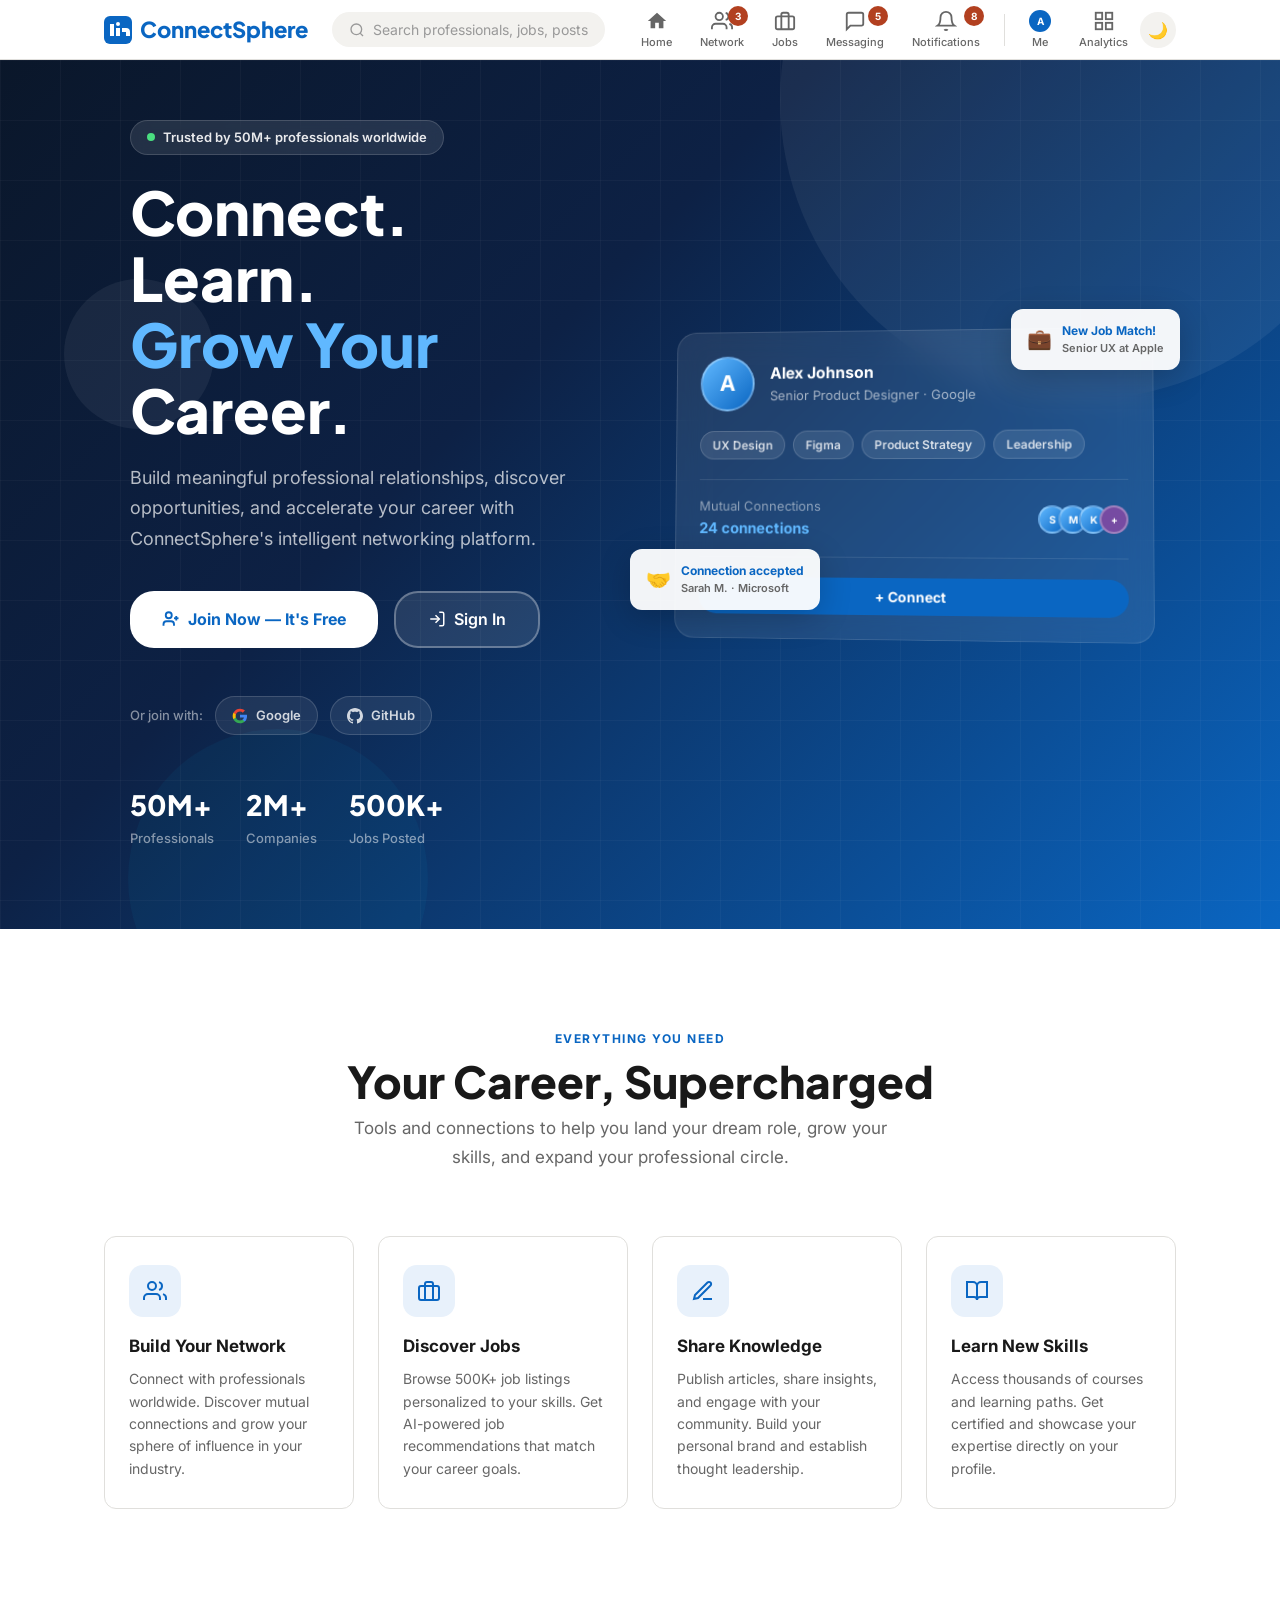
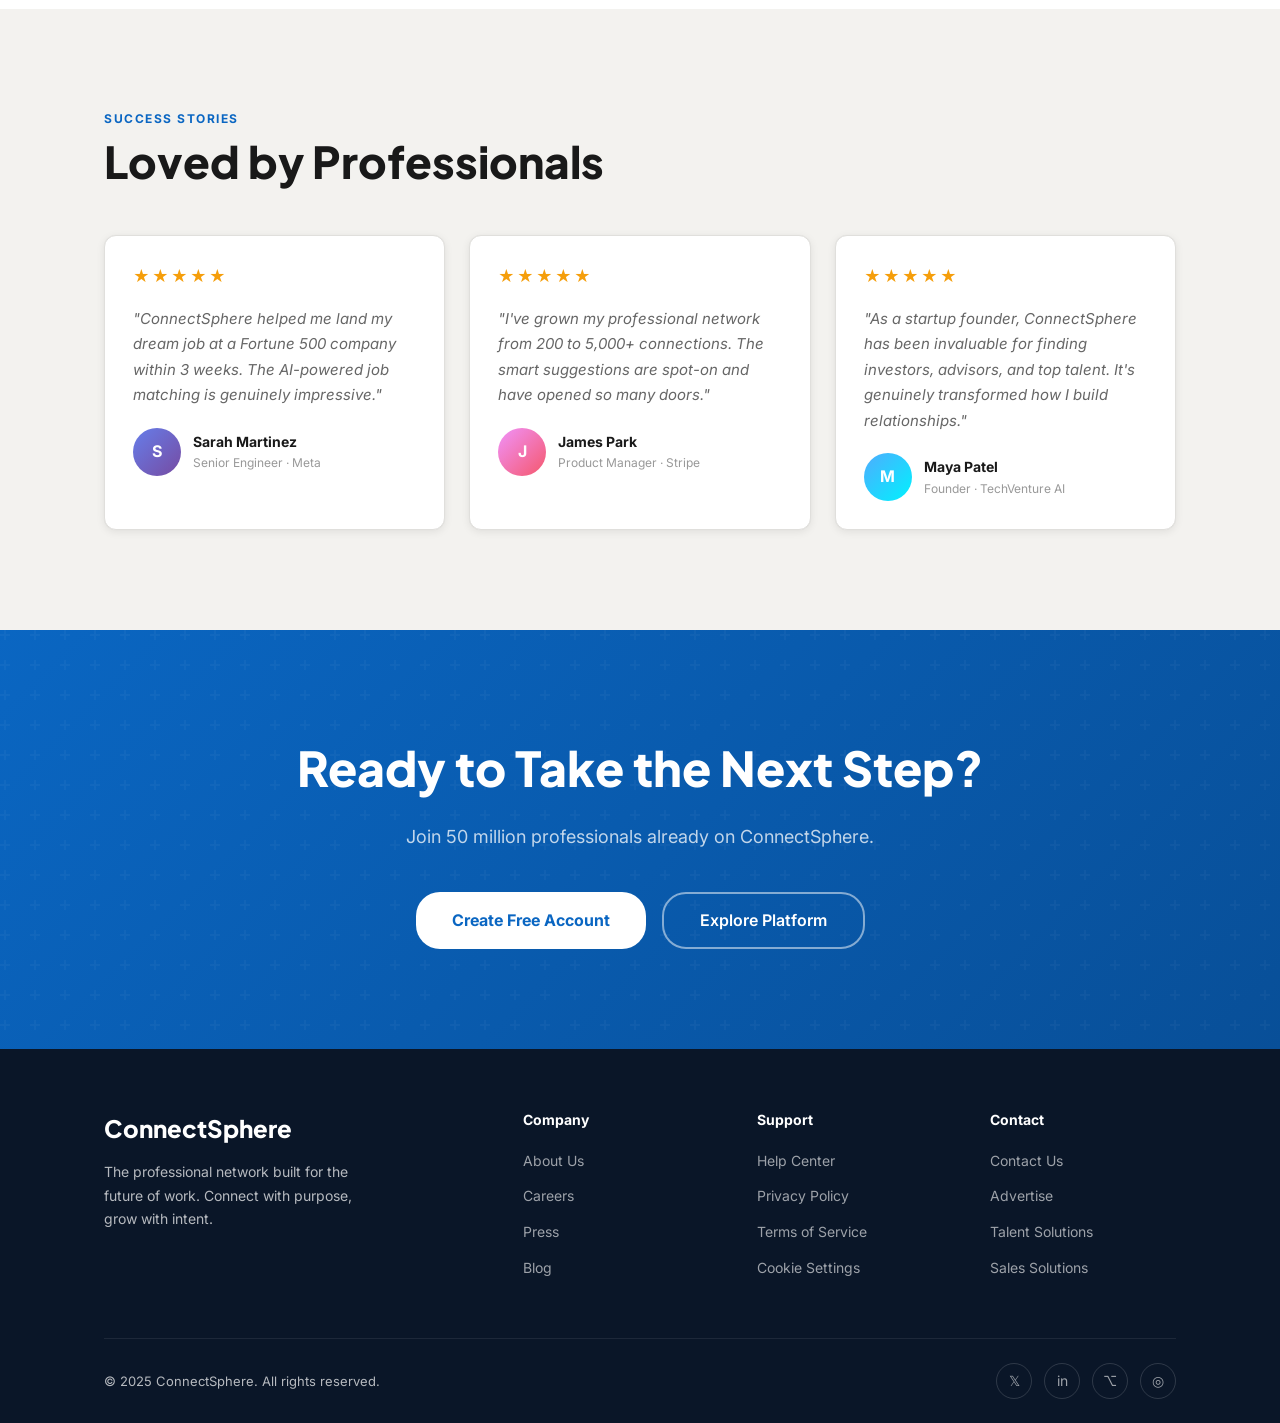
<file: index.html>
<!DOCTYPE html>
<html lang="en">
<head>
<meta charset="UTF-8">
<meta name="viewport" content="width=device-width, initial-scale=1.0">
<meta name="description" content="ConnectSphere - Professional Networking Platform. Connect, Learn, and Grow Your Career.">
<title>ConnectSphere – Professional Networking</title>
<link rel="preconnect" href="https://fonts.googleapis.com">
<link href="https://fonts.googleapis.com/css2?family=Inter:wght@300;400;500;600;700;800&family=Plus+Jakarta+Sans:wght@400;600;700;800&display=swap" rel="stylesheet">
<style>
/* ─── DESIGN TOKENS ─── */
:root {
  --primary: #0A66C2;
  --primary-dark: #084f98;
  --primary-light: #e8f1fb;
  --secondary: #FFFFFF;
  --accent: #F3F2EF;
  --accent2: #00A0DC;
  --success: #057642;
  --warning: #E87722;
  --danger: #B24020;
  --text-primary: #191919;
  --text-secondary: #666666;
  --text-muted: #999999;
  --border: #E0DFDC;
  --card-shadow: 0 2px 8px rgba(0,0,0,0.08), 0 0 1px rgba(0,0,0,0.05);
  --card-shadow-hover: 0 6px 20px rgba(0,0,0,0.12), 0 0 1px rgba(0,0,0,0.08);
  --radius: 12px;
  --radius-sm: 8px;
  --nav-height: 60px;
  --font-display: 'Plus Jakarta Sans', sans-serif;
  --font-body: 'Inter', sans-serif;
  --transition: 0.2s cubic-bezier(0.4,0,0.2,1);
}
[data-theme="dark"] {
  --primary: #4DA6FF;
  --primary-dark: #2d8ee0;
  --primary-light: #1a2d45;
  --secondary: #1B1F23;
  --accent: #282C31;
  --accent2: #5BC4F5;
  --text-primary: #E7E9EA;
  --text-secondary: #8B98A5;
  --text-muted: #6B7785;
  --border: #2F3336;
  --card-shadow: 0 2px 8px rgba(0,0,0,0.3);
  --card-shadow-hover: 0 6px 20px rgba(0,0,0,0.4);
}

/* ─── RESET & BASE ─── */
*, *::before, *::after { box-sizing: border-box; margin: 0; padding: 0; }
html { scroll-behavior: smooth; }
body {
  font-family: var(--font-body);
  color: var(--text-primary);
  background: var(--secondary);
  line-height: 1.6;
  overflow-x: hidden;
  transition: background var(--transition), color var(--transition);
}
a { color: inherit; text-decoration: none; }
img { max-width: 100%; }
button { cursor: pointer; font-family: var(--font-body); border: none; outline: none; }
ul { list-style: none; }
input, textarea { font-family: var(--font-body); }

/* ─── UTILITY ─── */
.hidden { display: none !important; }
.sr-only { position: absolute; width: 1px; height: 1px; overflow: hidden; clip: rect(0,0,0,0); }
.container { max-width: 1120px; margin: 0 auto; padding: 0 24px; }
.flex { display: flex; }
.flex-col { flex-direction: column; }
.items-center { align-items: center; }
.justify-between { justify-content: space-between; }
.gap-8 { gap: 8px; }
.gap-12 { gap: 12px; }
.gap-16 { gap: 16px; }
.gap-24 { gap: 24px; }
.text-center { text-align: center; }
.w-full { width: 100%; }
.mt-8 { margin-top: 8px; }
.mt-16 { margin-top: 16px; }
.mt-24 { margin-top: 24px; }

/* ─── BUTTONS ─── */
.btn {
  display: inline-flex; align-items: center; gap: 8px;
  padding: 10px 22px; border-radius: 24px;
  font-size: 15px; font-weight: 600;
  transition: all var(--transition);
  white-space: nowrap;
}
.btn-primary {
  background: var(--primary); color: #fff;
}
.btn-primary:hover { background: var(--primary-dark); transform: translateY(-1px); box-shadow: 0 4px 16px rgba(10,102,194,0.3); }
.btn-outline {
  background: transparent; color: var(--primary);
  border: 2px solid var(--primary);
}
.btn-outline:hover { background: var(--primary-light); }
.btn-ghost {
  background: transparent; color: var(--text-secondary);
  border: 1px solid var(--border); border-radius: 24px;
}
.btn-ghost:hover { background: var(--accent); color: var(--text-primary); }
.btn-sm { padding: 7px 16px; font-size: 13px; }
.btn-lg { padding: 14px 32px; font-size: 17px; }
.btn-icon {
  width: 40px; height: 40px; border-radius: 50%; padding: 0;
  display: inline-flex; align-items: center; justify-content: center;
  background: var(--accent); color: var(--text-secondary);
  transition: all var(--transition);
}
.btn-icon:hover { background: var(--primary-light); color: var(--primary); }

/* ─── CARDS ─── */
.card {
  background: var(--secondary);
  border: 1px solid var(--border);
  border-radius: var(--radius);
  box-shadow: var(--card-shadow);
  transition: box-shadow var(--transition);
}
.card:hover { box-shadow: var(--card-shadow-hover); }
.card-body { padding: 20px; }

/* ─── BADGES ─── */
.badge {
  display: inline-flex; align-items: center;
  padding: 3px 10px; border-radius: 12px;
  font-size: 12px; font-weight: 600;
}
.badge-primary { background: var(--primary-light); color: var(--primary); }
.badge-success { background: #e8f5ef; color: var(--success); }
.badge-warning { background: #fff3e8; color: var(--warning); }
.badge-dot {
  width: 20px; height: 20px; border-radius: 50%;
  background: var(--danger); color: #fff;
  font-size: 10px; font-weight: 700;
  display: inline-flex; align-items: center; justify-content: center;
}

/* ─── AVATAR ─── */
.avatar {
  border-radius: 50%; object-fit: cover;
  border: 2px solid var(--border);
  flex-shrink: 0;
}
.avatar-lg { width: 80px; height: 80px; }
.avatar-md { width: 48px; height: 48px; }
.avatar-sm { width: 36px; height: 36px; }
.avatar-xl { width: 120px; height: 120px; border-width: 4px; border-color: var(--secondary); }
.avatar-placeholder {
  border-radius: 50%; display: flex; align-items: center; justify-content: center;
  font-weight: 700; color: #fff; flex-shrink: 0;
}

/* ─── DIVIDER ─── */
.divider { height: 1px; background: var(--border); margin: 16px 0; }

/* ─── SECTION LABELS ─── */
.section-eyebrow {
  font-size: 12px; font-weight: 700; letter-spacing: 1.5px;
  text-transform: uppercase; color: var(--primary); margin-bottom: 8px;
}
.section-title {
  font-family: var(--font-display);
  font-size: clamp(28px, 4vw, 44px);
  font-weight: 800; line-height: 1.15; color: var(--text-primary);
}
.section-subtitle {
  font-size: 17px; color: var(--text-secondary);
  max-width: 560px; line-height: 1.7;
}

/* ─── NAV ─── */
.nav {
  position: fixed; top: 0; left: 0; right: 0; z-index: 1000;
  height: var(--nav-height);
  background: var(--secondary);
  border-bottom: 1px solid var(--border);
  backdrop-filter: blur(12px);
  display: flex; align-items: center;
  transition: background var(--transition);
}
.nav.scrolled { box-shadow: 0 2px 16px rgba(0,0,0,0.08); }
.nav-inner {
  display: flex; align-items: center; justify-content: space-between;
  width: 100%; max-width: 1120px; margin: 0 auto; padding: 0 24px;
}
.nav-logo {
  font-family: var(--font-display);
  font-size: 22px; font-weight: 800;
  color: var(--primary);
  display: flex; align-items: center; gap: 8px;
}
.nav-logo svg { width: 28px; height: 28px; }
.nav-search {
  flex: 1; max-width: 340px; margin: 0 24px;
  display: flex; align-items: center;
  background: var(--accent); border-radius: 24px;
  padding: 0 16px; gap: 8px; border: 1px solid transparent;
  transition: all var(--transition);
}
.nav-search:focus-within { border-color: var(--primary); background: var(--secondary); }
.nav-search input {
  border: none; background: transparent; outline: none;
  font-size: 14px; width: 100%; color: var(--text-primary);
  padding: 8px 0;
}
.nav-search input::placeholder { color: var(--text-muted); }
.nav-links {
  display: flex; align-items: center; gap: 4px;
}
.nav-link {
  display: flex; flex-direction: column; align-items: center; gap: 3px;
  padding: 8px 12px; border-radius: 8px; border: none;
  background: transparent; color: var(--text-secondary);
  font-size: 11px; font-weight: 500; transition: all var(--transition);
  position: relative;
}
.nav-link svg { width: 22px; height: 22px; }
.nav-link:hover, .nav-link.active { color: var(--primary); }
.nav-link.active::after {
  content: ''; position: absolute; bottom: -1px; left: 50%; transform: translateX(-50%);
  width: 100%; height: 2px; background: var(--primary); border-radius: 2px 2px 0 0;
}
.nav-notif { position: relative; }
.nav-notif .badge-dot { position: absolute; top: 4px; right: 8px; }
.nav-divider { width: 1px; height: 32px; background: var(--border); margin: 0 8px; }
.theme-toggle {
  width: 36px; height: 36px; border-radius: 50%; border: none;
  background: var(--accent); color: var(--text-secondary);
  display: flex; align-items: center; justify-content: center;
  font-size: 16px; transition: all var(--transition); cursor: pointer;
}
.theme-toggle:hover { background: var(--primary-light); color: var(--primary); }
.mobile-menu-btn {
  display: none; width: 40px; height: 40px; border-radius: 8px;
  background: transparent; border: 1px solid var(--border);
  flex-direction: column; align-items: center; justify-content: center; gap: 5px;
}
.mobile-menu-btn span {
  width: 20px; height: 2px; background: var(--text-primary);
  border-radius: 2px; transition: all var(--transition);
}

/* ─── PAGES ─── */
.page { display: none; min-height: 100vh; padding-top: var(--nav-height); }
.page.active { display: block; }

/* ═══════════════════════════════════════════════════════
   LANDING PAGE
═══════════════════════════════════════════════════════ */
#page-landing { padding-top: 0; }

/* Hero */
.hero {
  background: linear-gradient(135deg, #0a1628 0%, #0d2145 40%, #0A66C2 100%);
  min-height: 100vh; display: flex; align-items: center;
  position: relative; overflow: hidden;
  padding: 120px 0 80px;
}
.hero-bg-shapes {
  position: absolute; inset: 0; pointer-events: none; overflow: hidden;
}
.hero-shape {
  position: absolute; border-radius: 50%;
  opacity: 0.06;
}
.hero-shape-1 { width: 600px; height: 600px; background: #fff; top: -200px; right: -100px; }
.hero-shape-2 { width: 300px; height: 300px; background: var(--accent2); bottom: -100px; left: 10%; }
.hero-shape-3 { width: 150px; height: 150px; background: #fff; top: 30%; left: 5%; animation: float 6s ease-in-out infinite; }
.hero-grid-lines {
  position: absolute; inset: 0;
  background-image: linear-gradient(rgba(255,255,255,0.03) 1px, transparent 1px),
    linear-gradient(90deg, rgba(255,255,255,0.03) 1px, transparent 1px);
  background-size: 60px 60px;
}
@keyframes float { 0%,100% { transform: translateY(0); } 50% { transform: translateY(-20px); } }

.hero-inner {
  display: grid; grid-template-columns: 1fr 1fr; gap: 60px;
  align-items: center; max-width: 1120px; margin: 0 auto; padding: 0 24px;
  position: relative; z-index: 2;
}
.hero-badge {
  display: inline-flex; align-items: center; gap: 8px;
  background: rgba(255,255,255,0.1); backdrop-filter: blur(8px);
  border: 1px solid rgba(255,255,255,0.15);
  border-radius: 24px; padding: 6px 16px; margin-bottom: 24px;
  font-size: 13px; font-weight: 600; color: rgba(255,255,255,0.9);
}
.hero-badge-dot { width: 8px; height: 8px; border-radius: 50%; background: #4ade80; animation: pulse 2s infinite; }
@keyframes pulse { 0%,100% { opacity: 1; } 50% { opacity: 0.5; } }
.hero-title {
  font-family: var(--font-display);
  font-size: clamp(36px, 5vw, 60px);
  font-weight: 800; line-height: 1.1;
  color: #fff; margin-bottom: 20px;
}
.hero-title span { color: #60B8FF; }
.hero-subtitle {
  font-size: 18px; color: rgba(255,255,255,0.7);
  line-height: 1.7; margin-bottom: 36px; max-width: 480px;
}
.hero-actions { display: flex; gap: 16px; flex-wrap: wrap; margin-bottom: 48px; }
.hero-btn-primary {
  background: #fff; color: var(--primary);
  font-size: 16px; font-weight: 700;
  padding: 14px 32px; border-radius: 24px;
  transition: all var(--transition); display: inline-flex; align-items: center; gap: 8px;
}
.hero-btn-primary:hover { transform: translateY(-2px); box-shadow: 0 8px 24px rgba(0,0,0,0.2); }
.hero-btn-outline {
  background: rgba(255,255,255,0.1); color: #fff;
  font-size: 16px; font-weight: 600;
  padding: 14px 32px; border-radius: 24px;
  border: 2px solid rgba(255,255,255,0.3);
  transition: all var(--transition); display: inline-flex; align-items: center; gap: 8px;
}
.hero-btn-outline:hover { background: rgba(255,255,255,0.2); border-color: rgba(255,255,255,0.5); }
.hero-social {
  display: flex; align-items: center; gap: 12px;
}
.hero-social-label { font-size: 13px; color: rgba(255,255,255,0.5); font-weight: 500; }
.hero-social-btn {
  display: inline-flex; align-items: center; gap: 8px;
  padding: 8px 16px; border-radius: 20px;
  background: rgba(255,255,255,0.08); border: 1px solid rgba(255,255,255,0.15);
  color: rgba(255,255,255,0.8); font-size: 13px; font-weight: 600;
  transition: all var(--transition);
}
.hero-social-btn:hover { background: rgba(255,255,255,0.16); }
.hero-stats {
  display: flex; gap: 32px; margin-top: 48px;
}
.hero-stat-value {
  font-family: var(--font-display); font-size: 28px; font-weight: 800; color: #fff;
}
.hero-stat-label { font-size: 13px; color: rgba(255,255,255,0.5); font-weight: 500; }

/* Hero Visual */
.hero-visual { position: relative; }
.hero-card-mock {
  background: rgba(255,255,255,0.08); backdrop-filter: blur(16px);
  border: 1px solid rgba(255,255,255,0.12);
  border-radius: 20px; padding: 24px;
  transform: perspective(1000px) rotateY(-5deg) rotateX(2deg);
  transition: transform 0.6s ease;
}
.hero-card-mock:hover { transform: perspective(1000px) rotateY(0) rotateX(0); }
.hero-profile-card {
  display: flex; align-items: center; gap: 16px; margin-bottom: 20px;
}
.hero-avatar-ring {
  width: 56px; height: 56px; border-radius: 50%;
  background: linear-gradient(135deg, #60B8FF, #0A66C2);
  display: flex; align-items: center; justify-content: center;
  font-size: 22px; font-weight: 700; color: #fff;
  border: 2px solid rgba(255,255,255,0.3);
}
.hero-profile-info .name { color: #fff; font-weight: 700; font-size: 16px; }
.hero-profile-info .role { color: rgba(255,255,255,0.6); font-size: 13px; }
.hero-tags { display: flex; gap: 8px; flex-wrap: wrap; margin-bottom: 20px; }
.hero-tag {
  background: rgba(255,255,255,0.1); border: 1px solid rgba(255,255,255,0.15);
  color: rgba(255,255,255,0.8); font-size: 12px; font-weight: 600;
  padding: 4px 12px; border-radius: 20px;
}
.hero-connections {
  display: flex; align-items: center; justify-content: space-between;
  padding: 16px 0; border-top: 1px solid rgba(255,255,255,0.1);
  border-bottom: 1px solid rgba(255,255,255,0.1); margin-bottom: 20px;
}
.hero-conn-label { color: rgba(255,255,255,0.5); font-size: 13px; }
.hero-conn-value { color: #60B8FF; font-weight: 700; font-size: 15px; }
.hero-conn-avatars { display: flex; }
.hero-conn-avatars .mini-av {
  width: 28px; height: 28px; border-radius: 50%;
  border: 2px solid rgba(255,255,255,0.3);
  background: linear-gradient(135deg, #60B8FF, #0A66C2);
  margin-left: -8px; display: flex; align-items: center; justify-content: center;
  font-size: 10px; font-weight: 700; color: #fff;
}
.hero-conn-avatars .mini-av:first-child { margin-left: 0; }
.hero-connect-btn {
  width: 100%; padding: 10px; border-radius: 20px;
  background: var(--primary); color: #fff;
  font-weight: 700; font-size: 14px; text-align: center;
  transition: all var(--transition); border: none; cursor: pointer;
}
.hero-connect-btn:hover { background: #1a7ada; }
/* Floating cards */
.hero-float-card {
  position: absolute;
  background: rgba(255,255,255,0.95); border-radius: 12px;
  padding: 12px 16px; box-shadow: 0 8px 32px rgba(0,0,0,0.2);
  display: flex; align-items: center; gap: 10px;
  font-size: 13px; font-weight: 600; color: var(--text-primary);
  animation: floatCard 4s ease-in-out infinite;
}
.hero-float-card-1 { top: -20px; right: -30px; animation-delay: 0s; }
.hero-float-card-2 { bottom: 30px; left: -40px; animation-delay: 2s; }
.hero-float-icon { font-size: 20px; }
@keyframes floatCard { 0%,100% { transform: translateY(0); } 50% { transform: translateY(-10px); } }

/* Features Section */
.features-section { padding: 100px 0; background: var(--secondary); }
.features-header { text-align: center; max-width: 600px; margin: 0 auto 64px; }
.features-grid {
  display: grid; grid-template-columns: repeat(4,1fr); gap: 24px;
}
.feature-card {
  background: var(--secondary); border: 1px solid var(--border);
  border-radius: var(--radius); padding: 28px 24px;
  transition: all var(--transition); cursor: default;
}
.feature-card:hover { transform: translateY(-4px); box-shadow: var(--card-shadow-hover); border-color: var(--primary); }
.feature-icon {
  width: 52px; height: 52px; border-radius: 14px;
  background: var(--primary-light); display: flex; align-items: center; justify-content: center;
  font-size: 24px; margin-bottom: 16px; transition: all var(--transition);
}
.feature-card:hover .feature-icon { background: var(--primary); transform: scale(1.1); }
.feature-card:hover .feature-icon svg { color: #fff; }
.feature-icon svg { width: 24px; height: 24px; color: var(--primary); transition: color var(--transition); }
.feature-title { font-weight: 700; font-size: 17px; margin-bottom: 8px; color: var(--text-primary); }
.feature-desc { font-size: 14px; color: var(--text-secondary); line-height: 1.6; }

/* Testimonials */
.testimonials-section { padding: 100px 0; background: var(--accent); }
.testimonials-grid { display: grid; grid-template-columns: repeat(3,1fr); gap: 24px; margin-top: 48px; }
.testimonial-card {
  background: var(--secondary); border: 1px solid var(--border);
  border-radius: var(--radius); padding: 28px;
  box-shadow: var(--card-shadow); transition: all var(--transition);
}
.testimonial-card:hover { transform: translateY(-3px); box-shadow: var(--card-shadow-hover); }
.testimonial-stars { color: #f59e0b; font-size: 16px; margin-bottom: 16px; letter-spacing: 2px; }
.testimonial-text { font-size: 15px; color: var(--text-secondary); line-height: 1.7; margin-bottom: 20px; font-style: italic; }
.testimonial-author { display: flex; align-items: center; gap: 12px; }
.testimonial-name { font-weight: 700; font-size: 14px; color: var(--text-primary); }
.testimonial-role { font-size: 12px; color: var(--text-muted); }

/* CTA Section */
.cta-section {
  padding: 100px 0;
  background: linear-gradient(135deg, #0A66C2 0%, #084f98 100%);
  text-align: center; position: relative; overflow: hidden;
}
.cta-section::before {
  content: ''; position: absolute; inset: 0;
  background: url("data:image/svg+xml,%3Csvg width='60' height='60' viewBox='0 0 60 60' xmlns='http://www.w3.org/2000/svg'%3E%3Cg fill='none' fill-rule='evenodd'%3E%3Cg fill='%23ffffff' fill-opacity='0.03'%3E%3Cpath d='M36 34v-4h-2v4h-4v2h4v4h2v-4h4v-2h-4zm0-30V0h-2v4h-4v2h4v4h2V6h4V4h-4zM6 34v-4H4v4H0v2h4v4h2v-4h4v-2H6zM6 4V0H4v4H0v2h4v4h2V6h4V4H6z'/%3E%3C/g%3E%3C/g%3E%3C/svg%3E");
}
.cta-title { font-family: var(--font-display); font-size: clamp(28px,4vw,48px); font-weight: 800; color: #fff; margin-bottom: 16px; position: relative; }
.cta-subtitle { font-size: 18px; color: rgba(255,255,255,0.75); margin-bottom: 40px; position: relative; }
.cta-actions { display: flex; gap: 16px; justify-content: center; flex-wrap: wrap; position: relative; }
.cta-btn-white { background: #fff; color: var(--primary); font-size: 16px; font-weight: 700; padding: 14px 36px; border-radius: 24px; transition: all var(--transition); display: inline-flex; align-items: center; gap: 8px; }
.cta-btn-white:hover { transform: translateY(-2px); box-shadow: 0 8px 24px rgba(0,0,0,0.2); }
.cta-btn-outline { background: transparent; color: #fff; font-size: 16px; font-weight: 600; padding: 14px 36px; border-radius: 24px; border: 2px solid rgba(255,255,255,0.5); transition: all var(--transition); display: inline-flex; align-items: center; gap: 8px; }
.cta-btn-outline:hover { background: rgba(255,255,255,0.1); border-color: #fff; }

/* Footer */
.footer {
  background: #0a1628; color: rgba(255,255,255,0.7);
  padding: 60px 0 24px;
}
.footer-grid {
  display: grid; grid-template-columns: 2fr 1fr 1fr 1fr;
  gap: 48px; margin-bottom: 48px;
}
.footer-brand .logo { font-family: var(--font-display); font-size: 24px; font-weight: 800; color: #fff; margin-bottom: 12px; }
.footer-brand p { font-size: 14px; line-height: 1.7; max-width: 260px; }
.footer-col h4 { color: #fff; font-size: 14px; font-weight: 700; margin-bottom: 16px; }
.footer-col li { margin-bottom: 10px; }
.footer-col a { font-size: 14px; color: rgba(255,255,255,0.6); transition: color var(--transition); }
.footer-col a:hover { color: #fff; }
.footer-bottom {
  border-top: 1px solid rgba(255,255,255,0.08);
  padding-top: 24px; display: flex; justify-content: space-between;
  align-items: center; font-size: 13px;
}
.footer-social { display: flex; gap: 12px; }
.footer-social a {
  width: 36px; height: 36px; border-radius: 50%;
  border: 1px solid rgba(255,255,255,0.15);
  display: flex; align-items: center; justify-content: center;
  color: rgba(255,255,255,0.6); font-size: 14px;
  transition: all var(--transition);
}
.footer-social a:hover { border-color: #fff; color: #fff; background: rgba(255,255,255,0.1); }

/* ═══════════════════════════════════════════════════════
   AUTH PAGES
═══════════════════════════════════════════════════════ */
.auth-page {
  min-height: 100vh; display: flex;
  background: var(--accent);
}
.auth-left {
  flex: 1; background: linear-gradient(135deg, #0a1628 0%, #0A66C2 100%);
  display: flex; flex-direction: column; justify-content: center; padding: 60px;
  position: relative; overflow: hidden;
}
.auth-left::after {
  content: ''; position: absolute; inset: 0;
  background: url("data:image/svg+xml,%3Csvg width='60' height='60' viewBox='0 0 60 60' xmlns='http://www.w3.org/2000/svg'%3E%3Cg fill='none'%3E%3Cg fill='%23ffffff' fill-opacity='0.03'%3E%3Ccircle cx='30' cy='30' r='20'/%3E%3C/g%3E%3C/g%3E%3C/svg%3E");
}
.auth-left-content { position: relative; z-index: 2; }
.auth-left h2 { font-family: var(--font-display); font-size: 36px; font-weight: 800; color: #fff; margin-bottom: 16px; }
.auth-left p { color: rgba(255,255,255,0.7); font-size: 16px; line-height: 1.7; max-width: 360px; }
.auth-left-features { margin-top: 48px; display: flex; flex-direction: column; gap: 20px; }
.auth-feature { display: flex; align-items: flex-start; gap: 14px; }
.auth-feature-icon { width: 36px; height: 36px; border-radius: 10px; background: rgba(255,255,255,0.15); display: flex; align-items: center; justify-content: center; font-size: 16px; flex-shrink: 0; }
.auth-feature-text h4 { color: #fff; font-size: 14px; font-weight: 700; }
.auth-feature-text p { color: rgba(255,255,255,0.6); font-size: 13px; }
.auth-right {
  width: 480px; display: flex; flex-direction: column;
  justify-content: center; padding: 60px 48px;
  background: var(--secondary);
}
.auth-logo {
  font-family: var(--font-display); font-size: 24px; font-weight: 800;
  color: var(--primary); margin-bottom: 40px;
}
.auth-title { font-family: var(--font-display); font-size: 28px; font-weight: 800; margin-bottom: 6px; }
.auth-subtitle { color: var(--text-secondary); font-size: 14px; margin-bottom: 32px; }
.form-group { margin-bottom: 20px; }
.form-label { display: block; font-size: 13px; font-weight: 600; color: var(--text-primary); margin-bottom: 6px; }
.form-input {
  width: 100%; padding: 12px 16px; border-radius: var(--radius-sm);
  border: 1px solid var(--border); background: var(--secondary);
  font-size: 14px; color: var(--text-primary);
  transition: all var(--transition); outline: none;
}
.form-input:focus { border-color: var(--primary); box-shadow: 0 0 0 3px var(--primary-light); }
.form-input::placeholder { color: var(--text-muted); }
.form-row { display: grid; grid-template-columns: 1fr 1fr; gap: 16px; }
.form-submit {
  width: 100%; padding: 13px; border-radius: 24px;
  background: var(--primary); color: #fff;
  font-size: 15px; font-weight: 700; border: none;
  transition: all var(--transition); cursor: pointer;
}
.form-submit:hover { background: var(--primary-dark); transform: translateY(-1px); }
.auth-divider { display: flex; align-items: center; gap: 12px; margin: 24px 0; color: var(--text-muted); font-size: 13px; }
.auth-divider::before, .auth-divider::after { content: ''; flex: 1; height: 1px; background: var(--border); }
.social-btns { display: grid; grid-template-columns: 1fr 1fr; gap: 12px; }
.social-btn {
  display: flex; align-items: center; justify-content: center; gap: 8px;
  padding: 11px 16px; border: 1px solid var(--border); border-radius: var(--radius-sm);
  font-size: 13px; font-weight: 600; color: var(--text-primary);
  background: var(--secondary); transition: all var(--transition); cursor: pointer;
}
.social-btn:hover { background: var(--accent); border-color: var(--text-muted); }
.auth-footer { text-align: center; margin-top: 24px; font-size: 13px; color: var(--text-secondary); }
.auth-footer a { color: var(--primary); font-weight: 600; }
.auth-footer a:hover { text-decoration: underline; }
.forgot-link { font-size: 13px; color: var(--primary); font-weight: 600; }
.forgot-link:hover { text-decoration: underline; }
.form-check { display: flex; align-items: center; gap: 8px; font-size: 13px; color: var(--text-secondary); }
.form-check input { width: 16px; height: 16px; accent-color: var(--primary); }

/* ═══════════════════════════════════════════════════════
   APP LAYOUT (Feed, Profile, etc.)
═══════════════════════════════════════════════════════ */
.app-layout {
  max-width: 1120px; margin: 0 auto;
  padding: 24px 24px 80px;
  display: grid; grid-template-columns: 240px 1fr 300px;
  gap: 24px; align-items: start;
}
.app-layout.two-col { grid-template-columns: 240px 1fr; }
.app-layout.full { grid-template-columns: 1fr; max-width: 780px; }

/* Left Sidebar */
.sidebar-profile-card { overflow: hidden; }
.sidebar-cover {
  height: 64px;
  background: linear-gradient(135deg, #0A66C2, #60B8FF);
}
.sidebar-profile-body { padding: 0 16px 16px; position: relative; }
.sidebar-avatar-wrap { position: relative; margin-top: -30px; margin-bottom: 8px; }
.sidebar-avatar {
  width: 64px; height: 64px; border-radius: 50%;
  border: 3px solid var(--secondary); background: var(--primary);
  display: flex; align-items: center; justify-content: center;
  font-size: 24px; font-weight: 700; color: #fff;
}
.sidebar-name { font-weight: 700; font-size: 16px; margin-bottom: 2px; }
.sidebar-headline { font-size: 12px; color: var(--text-secondary); margin-bottom: 12px; }
.sidebar-stats { border-top: 1px solid var(--border); padding-top: 12px; }
.sidebar-stat { display: flex; justify-content: space-between; align-items: center; padding: 4px 0; font-size: 13px; }
.sidebar-stat-label { color: var(--text-secondary); }
.sidebar-stat-value { font-weight: 700; color: var(--primary); }
.sidebar-premium {
  margin-top: 12px; padding: 10px 12px;
  background: linear-gradient(135deg, #f59e0b22, #f59e0b11);
  border: 1px solid #f59e0b44; border-radius: 8px;
  font-size: 12px; color: #92400e; font-weight: 600;
  display: flex; align-items: center; gap: 6px;
}
[data-theme="dark"] .sidebar-premium { color: #fbbf24; background: #2d1f0022; border-color: #f59e0b33; }

/* Nav sidebar cards */
.sidebar-nav { padding: 8px 0; }
.sidebar-nav-link {
  display: flex; align-items: center; gap: 12px;
  padding: 10px 16px; border-radius: 8px;
  font-size: 14px; font-weight: 500; color: var(--text-secondary);
  transition: all var(--transition); cursor: pointer; border: none;
  background: transparent; width: 100%; text-align: left;
}
.sidebar-nav-link:hover, .sidebar-nav-link.active {
  background: var(--accent); color: var(--primary);
}
.sidebar-nav-link svg { width: 18px; height: 18px; flex-shrink: 0; }

/* Right Sidebar */
.right-sidebar { display: flex; flex-direction: column; gap: 16px; }

/* Feed */
.feed-col { display: flex; flex-direction: column; gap: 16px; }

/* Post composer */
.post-composer { padding: 16px 20px; }
.composer-row { display: flex; align-items: center; gap: 12px; margin-bottom: 16px; }
.composer-input {
  flex: 1; padding: 10px 16px; border-radius: 24px;
  border: 1px solid var(--border); background: var(--secondary);
  font-size: 14px; color: var(--text-primary);
  cursor: pointer; outline: none; transition: all var(--transition);
}
.composer-input:focus, .composer-input:hover { border-color: var(--primary); }
.composer-actions { display: flex; gap: 4px; padding-top: 12px; border-top: 1px solid var(--border); }
.composer-btn {
  display: flex; align-items: center; gap: 6px;
  padding: 8px 12px; border-radius: 8px; border: none;
  background: transparent; color: var(--text-secondary);
  font-size: 13px; font-weight: 600; transition: all var(--transition); cursor: pointer;
}
.composer-btn:hover { background: var(--accent); color: var(--text-primary); }
.composer-btn svg { width: 18px; height: 18px; }

/* Post card */
.post-card { padding: 0; overflow: hidden; }
.post-header { display: flex; align-items: flex-start; justify-content: space-between; padding: 16px 20px 12px; }
.post-author { display: flex; align-items: flex-start; gap: 12px; }
.post-author-avatar {
  width: 44px; height: 44px; border-radius: 50%;
  display: flex; align-items: center; justify-content: center;
  font-size: 16px; font-weight: 700; color: #fff; flex-shrink: 0;
}
.post-author-name { font-weight: 700; font-size: 14px; }
.post-author-role { font-size: 12px; color: var(--text-secondary); }
.post-time { font-size: 11px; color: var(--text-muted); margin-top: 2px; }
.post-connect-btn {
  background: transparent; border: 1px solid var(--primary);
  color: var(--primary); font-size: 13px; font-weight: 600;
  padding: 6px 16px; border-radius: 20px; cursor: pointer;
  transition: all var(--transition);
}
.post-connect-btn:hover { background: var(--primary-light); }
.post-content { padding: 0 20px 14px; font-size: 14px; line-height: 1.65; color: var(--text-primary); }
.post-image { width: 100%; height: 280px; object-fit: cover; background: linear-gradient(135deg, #667eea, #764ba2); display: flex; align-items: center; justify-content: center; font-size: 48px; }
.post-reactions { padding: 10px 20px; display: flex; align-items: center; justify-content: space-between; border-top: 1px solid var(--border); font-size: 13px; color: var(--text-secondary); }
.post-reactions-emoji { margin-right: 4px; }
.post-actions { display: flex; padding: 4px 12px; border-top: 1px solid var(--border); }
.post-action {
  flex: 1; display: flex; align-items: center; justify-content: center; gap: 6px;
  padding: 10px 8px; border-radius: 8px; border: none; background: transparent;
  font-size: 13px; font-weight: 600; color: var(--text-secondary);
  transition: all var(--transition); cursor: pointer;
}
.post-action:hover { background: var(--accent); color: var(--primary); }
.post-action svg { width: 18px; height: 18px; }
.post-action.liked { color: var(--primary); }

/* ─── Profile Page ─── */
.profile-cover {
  height: 200px;
  background: linear-gradient(135deg, #0A66C2, #60B8FF);
  border-radius: var(--radius) var(--radius) 0 0; position: relative;
}
.profile-header-card {
  border-radius: var(--radius); overflow: hidden;
  border: 1px solid var(--border); background: var(--secondary);
  box-shadow: var(--card-shadow); margin-bottom: 16px;
}
.profile-header-body { padding: 0 28px 24px; position: relative; }
.profile-avatar-wrap { display: flex; justify-content: space-between; align-items: flex-end; margin-top: -50px; margin-bottom: 12px; }
.profile-avatar {
  width: 128px; height: 128px; border-radius: 50%;
  border: 4px solid var(--secondary); background: var(--primary);
  display: flex; align-items: center; justify-content: center;
  font-size: 44px; font-weight: 700; color: #fff;
}
.profile-name { font-family: var(--font-display); font-size: 24px; font-weight: 800; margin-bottom: 4px; }
.profile-headline { font-size: 16px; color: var(--text-secondary); margin-bottom: 6px; }
.profile-location { font-size: 14px; color: var(--text-muted); display: flex; align-items: center; gap: 4px; margin-bottom: 16px; }
.profile-actions { display: flex; gap: 10px; flex-wrap: wrap; }
.profile-section { background: var(--secondary); border: 1px solid var(--border); border-radius: var(--radius); padding: 24px 28px; box-shadow: var(--card-shadow); margin-bottom: 16px; }
.profile-section-title { font-size: 20px; font-weight: 700; margin-bottom: 20px; display: flex; justify-content: space-between; align-items: center; }
.skill-tags { display: flex; flex-wrap: wrap; gap: 10px; }
.skill-tag {
  padding: 6px 16px; border-radius: 24px;
  background: var(--primary-light); color: var(--primary);
  font-size: 13px; font-weight: 600; border: 1px solid transparent;
  transition: all var(--transition); cursor: default;
}
.skill-tag:hover { border-color: var(--primary); }
.experience-item { display: flex; gap: 16px; margin-bottom: 24px; }
.experience-item:last-child { margin-bottom: 0; }
.exp-logo {
  width: 48px; height: 48px; border-radius: 10px;
  background: var(--accent); display: flex; align-items: center; justify-content: center;
  font-size: 20px; flex-shrink: 0; border: 1px solid var(--border);
}
.exp-title { font-weight: 700; font-size: 15px; }
.exp-company { font-size: 14px; color: var(--text-secondary); }
.exp-period { font-size: 13px; color: var(--text-muted); margin-bottom: 8px; }
.exp-desc { font-size: 14px; color: var(--text-secondary); line-height: 1.6; }

/* ─── Connections ─── */
.connections-grid { display: grid; grid-template-columns: repeat(3,1fr); gap: 16px; }
.connection-card {
  background: var(--secondary); border: 1px solid var(--border);
  border-radius: var(--radius); overflow: hidden;
  box-shadow: var(--card-shadow); transition: all var(--transition);
  text-align: center;
}
.connection-card:hover { transform: translateY(-3px); box-shadow: var(--card-shadow-hover); }
.connection-cover { height: 56px; background: linear-gradient(135deg, #667eea, #764ba2); }
.connection-body { padding: 0 16px 16px; position: relative; }
.connection-avatar {
  width: 72px; height: 72px; border-radius: 50%;
  border: 3px solid var(--secondary);
  display: flex; align-items: center; justify-content: center;
  font-size: 24px; font-weight: 700; color: #fff;
  margin: -36px auto 8px; position: relative;
}
.connection-name { font-weight: 700; font-size: 15px; margin-bottom: 4px; }
.connection-role { font-size: 12px; color: var(--text-secondary); margin-bottom: 4px; }
.connection-mutual { font-size: 11px; color: var(--text-muted); margin-bottom: 14px; }
.connection-btn {
  width: 100%; padding: 8px; border-radius: 20px;
  border: 1px solid var(--primary); background: transparent;
  color: var(--primary); font-size: 13px; font-weight: 700;
  cursor: pointer; transition: all var(--transition);
  display: flex; align-items: center; justify-content: center; gap: 6px;
}
.connection-btn:hover { background: var(--primary); color: #fff; }
.connection-btn.connected { background: var(--primary); color: #fff; }

/* ─── Messaging ─── */
.messaging-layout {
  max-width: 1120px; margin: 0 auto;
  padding: 24px 24px 0; height: calc(100vh - var(--nav-height));
  display: grid; grid-template-columns: 340px 1fr; gap: 0;
}
.chat-list-panel {
  border: 1px solid var(--border); border-radius: var(--radius) 0 0 var(--radius);
  background: var(--secondary); overflow: hidden; display: flex; flex-direction: column;
}
.chat-list-header { padding: 20px; border-bottom: 1px solid var(--border); }
.chat-list-title { font-weight: 700; font-size: 18px; margin-bottom: 12px; }
.chat-search { display: flex; align-items: center; gap: 8px; background: var(--accent); border-radius: 24px; padding: 8px 14px; }
.chat-search input { border: none; background: transparent; outline: none; font-size: 13px; color: var(--text-primary); flex: 1; }
.chat-search input::placeholder { color: var(--text-muted); }
.chat-list { flex: 1; overflow-y: auto; }
.chat-item {
  display: flex; align-items: center; gap: 12px;
  padding: 14px 20px; cursor: pointer; transition: background var(--transition);
  border-bottom: 1px solid var(--border);
}
.chat-item:hover { background: var(--accent); }
.chat-item.active { background: var(--primary-light); }
.chat-avatar { width: 48px; height: 48px; border-radius: 50%; position: relative; flex-shrink: 0; display: flex; align-items: center; justify-content: center; font-size: 18px; font-weight: 700; color: #fff; }
.online-dot { width: 12px; height: 12px; border-radius: 50%; background: #22c55e; border: 2px solid var(--secondary); position: absolute; bottom: 0; right: 0; }
.chat-item-name { font-weight: 700; font-size: 14px; }
.chat-item-preview { font-size: 12px; color: var(--text-muted); white-space: nowrap; overflow: hidden; text-overflow: ellipsis; max-width: 160px; }
.chat-item-time { font-size: 11px; color: var(--text-muted); }
.chat-panel {
  border: 1px solid var(--border); border-left: none;
  border-radius: 0 var(--radius) var(--radius) 0;
  background: var(--secondary); display: flex; flex-direction: column;
  overflow: hidden;
}
.chat-header { padding: 16px 20px; border-bottom: 1px solid var(--border); display: flex; align-items: center; justify-content: space-between; }
.chat-user { display: flex; align-items: center; gap: 12px; }
.chat-user-name { font-weight: 700; font-size: 15px; }
.chat-user-status { font-size: 12px; color: #22c55e; }
.chat-messages { flex: 1; overflow-y: auto; padding: 20px; display: flex; flex-direction: column; gap: 16px; }
.msg-bubble-wrap { display: flex; gap: 10px; align-items: flex-end; }
.msg-bubble-wrap.own { flex-direction: row-reverse; }
.msg-bubble {
  max-width: 68%; padding: 12px 16px; border-radius: 18px;
  font-size: 14px; line-height: 1.5;
}
.msg-bubble.received {
  background: var(--accent); color: var(--text-primary);
  border-bottom-left-radius: 4px;
}
.msg-bubble.sent {
  background: var(--primary); color: #fff;
  border-bottom-right-radius: 4px;
}
.msg-time { font-size: 11px; color: var(--text-muted); padding: 0 4px; }
.chat-input-bar {
  padding: 16px 20px; border-top: 1px solid var(--border);
  display: flex; align-items: center; gap: 12px;
}
.chat-input-field {
  flex: 1; padding: 10px 16px; border-radius: 24px;
  border: 1px solid var(--border); background: var(--accent);
  font-size: 14px; color: var(--text-primary); outline: none;
  transition: all var(--transition);
}
.chat-input-field:focus { border-color: var(--primary); background: var(--secondary); }
.chat-input-field::placeholder { color: var(--text-muted); }
.chat-send-btn {
  width: 40px; height: 40px; border-radius: 50%;
  background: var(--primary); border: none; color: #fff;
  display: flex; align-items: center; justify-content: center;
  cursor: pointer; transition: all var(--transition);
}
.chat-send-btn:hover { background: var(--primary-dark); }

/* ─── Jobs ─── */
.jobs-filter-bar {
  background: var(--secondary); border: 1px solid var(--border);
  border-radius: var(--radius); padding: 16px 20px;
  display: flex; gap: 12px; align-items: center; flex-wrap: wrap;
  box-shadow: var(--card-shadow);
}
.filter-input-wrap {
  flex: 1; min-width: 200px; display: flex; align-items: center;
  gap: 8px; background: var(--accent); border-radius: 8px; padding: 8px 14px;
  border: 1px solid var(--border);
}
.filter-input-wrap svg { width: 16px; height: 16px; color: var(--text-muted); flex-shrink: 0; }
.filter-input { border: none; background: transparent; outline: none; font-size: 14px; color: var(--text-primary); width: 100%; }
.filter-input::placeholder { color: var(--text-muted); }
.filter-select {
  padding: 9px 14px; border-radius: 8px; border: 1px solid var(--border);
  background: var(--accent); font-size: 14px; color: var(--text-secondary);
  outline: none; cursor: pointer; font-family: var(--font-body);
}
.jobs-grid { display: grid; grid-template-columns: repeat(2,1fr); gap: 16px; margin-top: 16px; }
.job-card {
  background: var(--secondary); border: 1px solid var(--border);
  border-radius: var(--radius); padding: 20px 22px;
  box-shadow: var(--card-shadow); transition: all var(--transition);
}
.job-card:hover { transform: translateY(-2px); box-shadow: var(--card-shadow-hover); border-color: var(--primary); }
.job-header { display: flex; align-items: flex-start; gap: 14px; margin-bottom: 12px; }
.job-logo {
  width: 52px; height: 52px; border-radius: 12px;
  background: var(--accent); border: 1px solid var(--border);
  display: flex; align-items: center; justify-content: center; font-size: 24px; flex-shrink: 0;
}
.job-title { font-weight: 700; font-size: 16px; margin-bottom: 2px; }
.job-company { font-size: 13px; color: var(--text-secondary); }
.job-meta { display: flex; flex-wrap: wrap; gap: 8px; margin-bottom: 14px; }
.job-tag {
  font-size: 12px; padding: 4px 10px; border-radius: 20px;
  background: var(--accent); color: var(--text-secondary);
  border: 1px solid var(--border);
}
.job-actions { display: flex; gap: 10px; align-items: center; }
.job-apply-btn {
  padding: 8px 20px; border-radius: 20px;
  background: var(--primary); color: #fff;
  font-size: 13px; font-weight: 700; border: none; cursor: pointer;
  transition: all var(--transition);
}
.job-apply-btn:hover { background: var(--primary-dark); }
.job-save-btn {
  padding: 8px 14px; border-radius: 20px;
  background: transparent; color: var(--text-secondary);
  font-size: 13px; font-weight: 600; border: 1px solid var(--border); cursor: pointer;
  transition: all var(--transition);
}
.job-save-btn:hover { border-color: var(--primary); color: var(--primary); }
.job-posted { font-size: 12px; color: var(--text-muted); margin-left: auto; }

/* ─── Notifications ─── */
.notif-item {
  display: flex; align-items: flex-start; gap: 14px;
  padding: 16px 20px; border-bottom: 1px solid var(--border);
  transition: background var(--transition); cursor: pointer;
}
.notif-item:hover { background: var(--accent); }
.notif-item.unread { background: var(--primary-light); }
.notif-item.unread:hover { background: #d6e8f9; }
[data-theme="dark"] .notif-item.unread:hover { background: #1e3a5f; }
.notif-avatar { width: 48px; height: 48px; border-radius: 50%; display: flex; align-items: center; justify-content: center; font-size: 18px; font-weight: 700; color: #fff; flex-shrink: 0; }
.notif-icon {
  width: 22px; height: 22px; border-radius: 50%; background: var(--primary);
  position: absolute; bottom: -2px; right: -2px;
  display: flex; align-items: center; justify-content: center;
  font-size: 10px; border: 2px solid var(--secondary);
}
.notif-content { flex: 1; }
.notif-text { font-size: 14px; line-height: 1.5; margin-bottom: 4px; }
.notif-text strong { font-weight: 700; color: var(--text-primary); }
.notif-time { font-size: 12px; color: var(--text-muted); }
.notif-actions { display: flex; gap: 8px; margin-top: 10px; }
.notif-btn { padding: 6px 16px; border-radius: 20px; font-size: 12px; font-weight: 700; border: none; cursor: pointer; transition: all var(--transition); }
.notif-btn-accept { background: var(--primary); color: #fff; }
.notif-btn-accept:hover { background: var(--primary-dark); }
.notif-btn-ignore { background: transparent; color: var(--text-secondary); border: 1px solid var(--border); }
.notif-btn-ignore:hover { background: var(--accent); }

/* ─── Dashboard ─── */
.dashboard-grid { display: grid; grid-template-columns: repeat(4,1fr); gap: 20px; margin-bottom: 24px; }
.dash-stat-card {
  background: var(--secondary); border: 1px solid var(--border);
  border-radius: var(--radius); padding: 20px;
  box-shadow: var(--card-shadow);
}
.dash-stat-icon { width: 44px; height: 44px; border-radius: 12px; display: flex; align-items: center; justify-content: center; font-size: 20px; margin-bottom: 12px; }
.dash-stat-value { font-family: var(--font-display); font-size: 28px; font-weight: 800; }
.dash-stat-label { font-size: 13px; color: var(--text-secondary); }
.dash-stat-change { font-size: 12px; margin-top: 4px; font-weight: 600; }
.dash-stat-change.up { color: var(--success); }
.dash-stat-change.down { color: var(--danger); }
.chart-placeholder {
  background: var(--accent); border-radius: 10px; padding: 20px;
  display: flex; flex-direction: column; gap: 12px;
}
.chart-bars { display: flex; align-items: flex-end; gap: 8px; height: 120px; }
.chart-bar {
  flex: 1; border-radius: 6px 6px 0 0; background: var(--primary);
  opacity: 0.7; transition: opacity var(--transition);
}
.chart-bar:hover { opacity: 1; }
.chart-labels { display: flex; justify-content: space-between; font-size: 11px; color: var(--text-muted); }

/* ─── TRENDING WIDGET ─── */
.trending-widget .widget-title { font-weight: 700; font-size: 16px; margin-bottom: 16px; padding: 16px 16px 0; }
.trending-item { padding: 10px 16px; cursor: pointer; transition: background var(--transition); }
.trending-item:hover { background: var(--accent); }
.trending-rank { font-size: 11px; color: var(--text-muted); }
.trending-tag { font-weight: 700; font-size: 14px; color: var(--text-primary); }
.trending-posts { font-size: 11px; color: var(--text-secondary); }

/* ─── WHO TO FOLLOW ─── */
.follow-widget .widget-title { font-weight: 700; font-size: 16px; padding: 16px 16px 12px; border-bottom: 1px solid var(--border); }
.follow-item { display: flex; align-items: center; gap: 10px; padding: 10px 16px; }
.follow-avatar { width: 40px; height: 40px; border-radius: 50%; display: flex; align-items: center; justify-content: center; font-size: 14px; font-weight: 700; color: #fff; flex-shrink: 0; }
.follow-name { font-weight: 700; font-size: 13px; }
.follow-role { font-size: 11px; color: var(--text-secondary); }
.follow-btn { margin-left: auto; padding: 5px 14px; border-radius: 16px; border: 1px solid var(--primary); background: transparent; color: var(--primary); font-size: 12px; font-weight: 700; cursor: pointer; transition: all var(--transition); white-space: nowrap; }
.follow-btn:hover { background: var(--primary); color: #fff; }

/* ─── TOAST ─── */
.toast-container { position: fixed; bottom: 24px; right: 24px; z-index: 9999; display: flex; flex-direction: column; gap: 10px; }
.toast {
  background: var(--text-primary); color: var(--secondary);
  padding: 14px 20px; border-radius: 10px;
  font-size: 14px; font-weight: 500;
  box-shadow: 0 4px 20px rgba(0,0,0,0.2);
  display: flex; align-items: center; gap: 10px;
  animation: slideInRight 0.3s ease, fadeOut 0.3s ease 2.5s forwards;
  max-width: 320px;
}
@keyframes slideInRight { from { transform: translateX(100%); opacity: 0; } to { transform: translateX(0); opacity: 1; } }
@keyframes fadeOut { from { opacity: 1; } to { opacity: 0; } }

/* ─── MOBILE BOTTOM NAV ─── */
.bottom-nav {
  display: none; position: fixed; bottom: 0; left: 0; right: 0; z-index: 999;
  background: var(--secondary); border-top: 1px solid var(--border);
  padding: 8px 0 env(safe-area-inset-bottom,8px);
}
.bottom-nav-inner { display: flex; justify-content: space-around; }
.bottom-nav-btn {
  display: flex; flex-direction: column; align-items: center; gap: 3px;
  padding: 6px 16px; border-radius: 8px; border: none;
  background: transparent; color: var(--text-secondary); font-size: 10px; font-weight: 600;
  transition: color var(--transition); cursor: pointer;
}
.bottom-nav-btn svg { width: 22px; height: 22px; }
.bottom-nav-btn.active { color: var(--primary); }

/* ─── MODAL ─── */
.modal-overlay {
  display: none; position: fixed; inset: 0; z-index: 2000;
  background: rgba(0,0,0,0.5); align-items: center; justify-content: center;
  backdrop-filter: blur(4px);
}
.modal-overlay.open { display: flex; }
.modal {
  background: var(--secondary); border-radius: var(--radius);
  box-shadow: 0 20px 60px rgba(0,0,0,0.3);
  max-width: 560px; width: 90%; max-height: 90vh; overflow-y: auto;
}
.modal-header { padding: 20px 24px; border-bottom: 1px solid var(--border); display: flex; align-items: center; justify-content: space-between; }
.modal-title { font-weight: 700; font-size: 18px; }
.modal-close { width: 32px; height: 32px; border-radius: 50%; border: none; background: var(--accent); cursor: pointer; display: flex; align-items: center; justify-content: center; font-size: 18px; color: var(--text-secondary); transition: all var(--transition); }
.modal-close:hover { background: var(--border); }
.modal-body { padding: 24px; }

/* ─── SCROLLBAR ─── */
::-webkit-scrollbar { width: 6px; height: 6px; }
::-webkit-scrollbar-track { background: transparent; }
::-webkit-scrollbar-thumb { background: var(--border); border-radius: 3px; }
::-webkit-scrollbar-thumb:hover { background: var(--text-muted); }

/* ─── RESPONSIVE ─── */
@media (max-width: 1024px) {
  .app-layout { grid-template-columns: 220px 1fr; }
  .app-layout > .right-sidebar { display: none; }
  .hero-inner { grid-template-columns: 1fr; text-align: center; }
  .hero-visual { display: none; }
  .hero-actions { justify-content: center; }
  .hero-stats { justify-content: center; }
  .hero-social { justify-content: center; }
  .hero-subtitle { margin: 0 auto 36px; }
  .features-grid { grid-template-columns: repeat(2,1fr); }
  .testimonials-grid { grid-template-columns: repeat(2,1fr); }
  .footer-grid { grid-template-columns: 1fr 1fr; }
  .dashboard-grid { grid-template-columns: repeat(2,1fr); }
  .auth-left { display: none; }
  .auth-right { width: 100%; }
  .messaging-layout { grid-template-columns: 280px 1fr; }
}
@media (max-width: 768px) {
  .nav-search { display: none; }
  .nav-links { display: none; }
  .mobile-menu-btn { display: flex; }
  .bottom-nav { display: block; }
  .page { padding-top: var(--nav-height); padding-bottom: 70px; }
  #page-landing { padding-top: 0; }
  .app-layout { grid-template-columns: 1fr; }
  .app-layout > .left-sidebar { display: none; }
  .connections-grid { grid-template-columns: repeat(2,1fr); }
  .jobs-grid { grid-template-columns: 1fr; }
  .testimonials-grid { grid-template-columns: 1fr; }
  .features-grid { grid-template-columns: 1fr; }
  .dashboard-grid { grid-template-columns: repeat(2,1fr); }
  .footer-grid { grid-template-columns: 1fr; gap: 32px; }
  .footer-bottom { flex-direction: column; gap: 16px; }
  .messaging-layout { grid-template-columns: 1fr; height: auto; }
  .chat-list-panel { height: 300px; border-radius: var(--radius); }
  .chat-panel { height: 500px; border-radius: var(--radius); }
  .hero { padding: 100px 0 60px; }
  .auth-page { flex-direction: column; }
  .auth-right { padding: 40px 24px; }
}
@media (max-width: 480px) {
  .connections-grid { grid-template-columns: 1fr; }
  .dashboard-grid { grid-template-columns: 1fr; }
  .hero-actions { flex-direction: column; }
  .hero-stats { flex-wrap: wrap; gap: 20px; }
}
</style>
</head>
<body data-theme="light">

<!-- ─── TOAST CONTAINER ─── -->
<div class="toast-container" id="toastContainer"></div>

<!-- ─── POST MODAL ─── -->
<div class="modal-overlay" id="postModal">
  <div class="modal">
    <div class="modal-header">
      <span class="modal-title">Create a post</span>
      <button class="modal-close" onclick="closeModal('postModal')">×</button>
    </div>
    <div class="modal-body">
      <div style="display:flex;align-items:center;gap:12px;margin-bottom:16px;">
        <div class="sidebar-avatar" style="width:44px;height:44px;font-size:16px;flex-shrink:0;">A</div>
        <div>
          <div style="font-weight:700;font-size:14px;">Alex Johnson</div>
          <select style="font-size:12px;border:1px solid var(--border);border-radius:6px;padding:2px 8px;background:var(--secondary);color:var(--text-secondary);">
            <option>🌎 Anyone</option>
            <option>🔗 Connections only</option>
          </select>
        </div>
      </div>
      <textarea placeholder="What do you want to talk about?" style="width:100%;min-height:140px;border:none;outline:none;font-size:16px;color:var(--text-primary);background:transparent;resize:none;font-family:var(--font-body);line-height:1.6;"></textarea>
      <div style="display:flex;justify-content:space-between;align-items:center;padding-top:12px;border-top:1px solid var(--border);">
        <div style="display:flex;gap:4px;">
          <button class="composer-btn" title="Add photo">
            <svg viewBox="0 0 24 24" fill="none" stroke="currentColor" stroke-width="2"><rect x="3" y="3" width="18" height="18" rx="2"/><circle cx="8.5" cy="8.5" r="1.5"/><path d="m21 15-5-5L5 21"/></svg>
          </button>
          <button class="composer-btn" title="Add video">
            <svg viewBox="0 0 24 24" fill="none" stroke="currentColor" stroke-width="2"><polygon points="23 7 16 12 23 17 23 7"/><rect x="1" y="5" width="15" height="14" rx="2" ry="2"/></svg>
          </button>
          <button class="composer-btn" title="Add document">
            <svg viewBox="0 0 24 24" fill="none" stroke="currentColor" stroke-width="2"><path d="M14 2H6a2 2 0 0 0-2 2v16a2 2 0 0 0 2 2h12a2 2 0 0 0 2-2V8z"/><polyline points="14 2 14 8 20 8"/></svg>
          </button>
        </div>
        <button class="form-submit" style="width:auto;padding:10px 24px;" onclick="closeModal('postModal');showToast('✓','Post shared successfully!')">Post</button>
      </div>
    </div>
  </div>
</div>

<!-- ─── NAVIGATION ─── -->
<nav class="nav" id="mainNav">
  <div class="nav-inner">
    <a class="nav-logo" onclick="showPage('landing')" style="cursor:pointer;">
      <svg viewBox="0 0 28 28" fill="none" xmlns="http://www.w3.org/2000/svg">
        <rect width="28" height="28" rx="6" fill="#0A66C2"/>
        <path d="M6 8h4v12H6zM12 12h4v8h-4zm0-4a2 2 0 1 1 4 0 2 2 0 0 1-4 0zm6 4h4a4 4 0 0 1 4 4v4h-4v-4a0 0 0 0 0 0 0h-4v-4z" fill="white"/>
      </svg>
      ConnectSphere
    </a>
    <div class="nav-search">
      <svg width="16" height="16" viewBox="0 0 24 24" fill="none" stroke="currentColor" stroke-width="2" style="color:var(--text-muted);flex-shrink:0;"><circle cx="11" cy="11" r="8"/><path d="m21 21-4.35-4.35"/></svg>
      <input type="text" placeholder="Search professionals, jobs, posts…" id="globalSearch">
    </div>
    <div class="nav-links" id="navLinks">
      <button class="nav-link active" id="nav-feed" onclick="showPage('feed')">
        <svg viewBox="0 0 24 24" fill="currentColor"><path d="M10 20v-6h4v6h5v-8h3L12 3 2 12h3v8z"/></svg>
        Home
      </button>
      <button class="nav-link nav-notif" id="nav-connections" onclick="showPage('connections')">
        <svg viewBox="0 0 24 24" fill="none" stroke="currentColor" stroke-width="2"><path d="M17 21v-2a4 4 0 0 0-4-4H5a4 4 0 0 0-4 4v2"/><circle cx="9" cy="7" r="4"/><path d="M23 21v-2a4 4 0 0 0-3-3.87"/><path d="M16 3.13a4 4 0 0 1 0 7.75"/></svg>
        Network
        <span class="badge-dot">3</span>
      </button>
      <button class="nav-link" id="nav-jobs" onclick="showPage('jobs')">
        <svg viewBox="0 0 24 24" fill="none" stroke="currentColor" stroke-width="2"><rect x="2" y="7" width="20" height="14" rx="2" ry="2"/><path d="M16 21V5a2 2 0 0 0-2-2h-4a2 2 0 0 0-2 2v16"/></svg>
        Jobs
      </button>
      <button class="nav-link nav-notif" id="nav-messaging" onclick="showPage('messaging')">
        <svg viewBox="0 0 24 24" fill="none" stroke="currentColor" stroke-width="2"><path d="M21 15a2 2 0 0 1-2 2H7l-4 4V5a2 2 0 0 1 2-2h14a2 2 0 0 1 2 2z"/></svg>
        Messaging
        <span class="badge-dot">5</span>
      </button>
      <button class="nav-link nav-notif" id="nav-notifications" onclick="showPage('notifications')">
        <svg viewBox="0 0 24 24" fill="none" stroke="currentColor" stroke-width="2"><path d="M18 8A6 6 0 0 0 6 8c0 7-3 9-3 9h18s-3-2-3-9"/><path d="M13.73 21a2 2 0 0 1-3.46 0"/></svg>
        Notifications
        <span class="badge-dot">8</span>
      </button>
      <div class="nav-divider"></div>
      <button class="nav-link" id="nav-profile" onclick="showPage('profile')">
        <div style="width:22px;height:22px;border-radius:50%;background:var(--primary);display:flex;align-items:center;justify-content:center;font-size:10px;font-weight:700;color:#fff;">A</div>
        Me
      </button>
      <button class="nav-link" id="nav-dashboard" onclick="showPage('dashboard')">
        <svg viewBox="0 0 24 24" fill="none" stroke="currentColor" stroke-width="2"><rect x="3" y="3" width="7" height="7"/><rect x="14" y="3" width="7" height="7"/><rect x="14" y="14" width="7" height="7"/><rect x="3" y="14" width="7" height="7"/></svg>
        Analytics
      </button>
    </div>
    <button class="theme-toggle" id="themeToggle" title="Toggle dark mode" onclick="toggleTheme()">🌙</button>
    <button class="mobile-menu-btn" id="mobileMenuBtn" onclick="showPage('feed')">
      <span></span><span></span><span></span>
    </button>
  </div>
</nav>

<!-- ════════════════════════════════════════════════
     LANDING PAGE
════════════════════════════════════════════════ -->
<div id="page-landing" class="page active">
  <!-- Hero -->
  <section class="hero">
    <div class="hero-bg-shapes">
      <div class="hero-shape hero-shape-1"></div>
      <div class="hero-shape hero-shape-2"></div>
      <div class="hero-shape hero-shape-3"></div>
      <div class="hero-grid-lines"></div>
    </div>
    <div class="hero-inner">
      <div class="hero-content">
        <div class="hero-badge">
          <div class="hero-badge-dot"></div>
          Trusted by 50M+ professionals worldwide
        </div>
        <h1 class="hero-title">
          Connect.<br>Learn.<br><span>Grow Your</span><br>Career.
        </h1>
        <p class="hero-subtitle">
          Build meaningful professional relationships, discover opportunities, and accelerate your career with ConnectSphere's intelligent networking platform.
        </p>
        <div class="hero-actions">
          <a class="hero-btn-primary" onclick="showPage('signup')" style="cursor:pointer;">
            <svg width="18" height="18" viewBox="0 0 24 24" fill="none" stroke="currentColor" stroke-width="2.5"><path d="M16 21v-2a4 4 0 0 0-4-4H6a4 4 0 0 0-4 4v2"/><circle cx="9" cy="7" r="4"/><line x1="19" y1="8" x2="19" y2="14"/><line x1="22" y1="11" x2="16" y2="11"/></svg>
            Join Now — It's Free
          </a>
          <a class="hero-btn-outline" onclick="showPage('login')" style="cursor:pointer;">
            <svg width="18" height="18" viewBox="0 0 24 24" fill="none" stroke="currentColor" stroke-width="2"><path d="M15 3h4a2 2 0 0 1 2 2v14a2 2 0 0 1-2 2h-4"/><polyline points="10 17 15 12 10 7"/><line x1="15" y1="12" x2="3" y2="12"/></svg>
            Sign In
          </a>
        </div>
        <div class="hero-social">
          <span class="hero-social-label">Or join with:</span>
          <a class="hero-social-btn" onclick="showPage('signup')" style="cursor:pointer;">
            <svg width="16" height="16" viewBox="0 0 24 24"><path d="M22.56 12.25c0-.78-.07-1.53-.2-2.25H12v4.26h5.92c-.26 1.37-1.04 2.53-2.21 3.31v2.77h3.57c2.08-1.92 3.28-4.74 3.28-8.09z" fill="#4285F4"/><path d="M12 23c2.97 0 5.46-.98 7.28-2.66l-3.57-2.77c-.98.66-2.23 1.06-3.71 1.06-2.86 0-5.29-1.93-6.16-4.53H2.18v2.84C3.99 20.53 7.7 23 12 23z" fill="#34A853"/><path d="M5.84 14.09c-.22-.66-.35-1.36-.35-2.09s.13-1.43.35-2.09V7.07H2.18C1.43 8.55 1 10.22 1 12s.43 3.45 1.18 4.93l2.85-2.22.81-.62z" fill="#FBBC05"/><path d="M12 5.38c1.62 0 3.06.56 4.21 1.64l3.15-3.15C17.45 2.09 14.97 1 12 1 7.7 1 3.99 3.47 2.18 7.07l3.66 2.84c.87-2.6 3.3-4.53 6.16-4.53z" fill="#EA4335"/></svg>
            Google
          </a>
          <a class="hero-social-btn" onclick="showPage('signup')" style="cursor:pointer;">
            <svg width="16" height="16" viewBox="0 0 24 24" fill="currentColor"><path d="M12 0c-6.626 0-12 5.373-12 12 0 5.302 3.438 9.8 8.207 11.387.599.111.793-.261.793-.577v-2.234c-3.338.726-4.033-1.416-4.033-1.416-.546-1.387-1.333-1.756-1.333-1.756-1.089-.745.083-.729.083-.729 1.205.084 1.839 1.237 1.839 1.237 1.07 1.834 2.807 1.304 3.492.997.107-.775.418-1.305.762-1.604-2.665-.305-5.467-1.334-5.467-5.931 0-1.311.469-2.381 1.236-3.221-.124-.303-.535-1.524.117-3.176 0 0 1.008-.322 3.301 1.23.957-.266 1.983-.399 3.003-.404 1.02.005 2.047.138 3.006.404 2.291-1.552 3.297-1.23 3.297-1.23.653 1.653.242 2.874.118 3.176.77.84 1.235 1.911 1.235 3.221 0 4.609-2.807 5.624-5.479 5.921.43.372.823 1.102.823 2.222v3.293c0 .319.192.694.801.576 4.765-1.589 8.199-6.086 8.199-11.386 0-6.627-5.373-12-12-12z"/></svg>
            GitHub
          </a>
        </div>
        <div class="hero-stats">
          <div>
            <div class="hero-stat-value">50M+</div>
            <div class="hero-stat-label">Professionals</div>
          </div>
          <div>
            <div class="hero-stat-value">2M+</div>
            <div class="hero-stat-label">Companies</div>
          </div>
          <div>
            <div class="hero-stat-value">500K+</div>
            <div class="hero-stat-label">Jobs Posted</div>
          </div>
        </div>
      </div>
      <div class="hero-visual">
        <div style="position:relative;">
          <div class="hero-card-mock">
            <div class="hero-profile-card">
              <div class="hero-avatar-ring">A</div>
              <div class="hero-profile-info">
                <div class="name">Alex Johnson</div>
                <div class="role">Senior Product Designer · Google</div>
              </div>
            </div>
            <div class="hero-tags">
              <span class="hero-tag">UX Design</span>
              <span class="hero-tag">Figma</span>
              <span class="hero-tag">Product Strategy</span>
              <span class="hero-tag">Leadership</span>
            </div>
            <div class="hero-connections">
              <div>
                <div class="hero-conn-label">Mutual Connections</div>
                <div class="hero-conn-value">24 connections</div>
              </div>
              <div class="hero-conn-avatars">
                <div class="mini-av">S</div>
                <div class="mini-av">M</div>
                <div class="mini-av">K</div>
                <div class="mini-av" style="background:#764ba2;">+</div>
              </div>
            </div>
            <button class="hero-connect-btn" onclick="showToast('✓','Connection request sent!')">+ Connect</button>
          </div>
          <div class="hero-float-card hero-float-card-1">
            <span class="hero-float-icon">💼</span>
            <div>
              <div style="font-size:12px;font-weight:700;color:#0A66C2;">New Job Match!</div>
              <div style="font-size:11px;color:#666;">Senior UX at Apple</div>
            </div>
          </div>
          <div class="hero-float-card hero-float-card-2">
            <span class="hero-float-icon">🤝</span>
            <div>
              <div style="font-size:12px;font-weight:700;color:#0A66C2;">Connection accepted</div>
              <div style="font-size:11px;color:#666;">Sarah M. · Microsoft</div>
            </div>
          </div>
        </div>
      </div>
    </div>
  </section>

  <!-- Features -->
  <section class="features-section">
    <div class="container">
      <div class="features-header">
        <div class="section-eyebrow">Everything You Need</div>
        <h2 class="section-title">Your Career, Supercharged</h2>
        <p class="section-subtitle mt-8">Tools and connections to help you land your dream role, grow your skills, and expand your professional circle.</p>
      </div>
      <div class="features-grid">
        <div class="feature-card">
          <div class="feature-icon">
            <svg viewBox="0 0 24 24" fill="none" stroke="currentColor" stroke-width="2"><path d="M17 21v-2a4 4 0 0 0-4-4H5a4 4 0 0 0-4 4v2"/><circle cx="9" cy="7" r="4"/><path d="M23 21v-2a4 4 0 0 0-3-3.87"/><path d="M16 3.13a4 4 0 0 1 0 7.75"/></svg>
          </div>
          <h3 class="feature-title">Build Your Network</h3>
          <p class="feature-desc">Connect with professionals worldwide. Discover mutual connections and grow your sphere of influence in your industry.</p>
        </div>
        <div class="feature-card">
          <div class="feature-icon">
            <svg viewBox="0 0 24 24" fill="none" stroke="currentColor" stroke-width="2"><rect x="2" y="7" width="20" height="14" rx="2"/><path d="M16 21V5a2 2 0 0 0-2-2h-4a2 2 0 0 0-2 2v16"/></svg>
          </div>
          <h3 class="feature-title">Discover Jobs</h3>
          <p class="feature-desc">Browse 500K+ job listings personalized to your skills. Get AI-powered job recommendations that match your career goals.</p>
        </div>
        <div class="feature-card">
          <div class="feature-icon">
            <svg viewBox="0 0 24 24" fill="none" stroke="currentColor" stroke-width="2"><path d="M12 20h9"/><path d="M16.5 3.5a2.121 2.121 0 0 1 3 3L7 19l-4 1 1-4L16.5 3.5z"/></svg>
          </div>
          <h3 class="feature-title">Share Knowledge</h3>
          <p class="feature-desc">Publish articles, share insights, and engage with your community. Build your personal brand and establish thought leadership.</p>
        </div>
        <div class="feature-card">
          <div class="feature-icon">
            <svg viewBox="0 0 24 24" fill="none" stroke="currentColor" stroke-width="2"><path d="M2 3h6a4 4 0 0 1 4 4v14a3 3 0 0 0-3-3H2z"/><path d="M22 3h-6a4 4 0 0 0-4 4v14a3 3 0 0 1 3-3h7z"/></svg>
          </div>
          <h3 class="feature-title">Learn New Skills</h3>
          <p class="feature-desc">Access thousands of courses and learning paths. Get certified and showcase your expertise directly on your profile.</p>
        </div>
      </div>
    </div>
  </section>

  <!-- Testimonials -->
  <section class="testimonials-section">
    <div class="container">
      <div class="section-eyebrow">Success Stories</div>
      <h2 class="section-title">Loved by Professionals</h2>
      <div class="testimonials-grid">
        <div class="testimonial-card">
          <div class="testimonial-stars">★★★★★</div>
          <p class="testimonial-text">"ConnectSphere helped me land my dream job at a Fortune 500 company within 3 weeks. The AI-powered job matching is genuinely impressive."</p>
          <div class="testimonial-author">
            <div class="avatar-placeholder avatar-md" style="background:linear-gradient(135deg,#667eea,#764ba2);font-size:16px;font-weight:700;">S</div>
            <div>
              <div class="testimonial-name">Sarah Martinez</div>
              <div class="testimonial-role">Senior Engineer · Meta</div>
            </div>
          </div>
        </div>
        <div class="testimonial-card">
          <div class="testimonial-stars">★★★★★</div>
          <p class="testimonial-text">"I've grown my professional network from 200 to 5,000+ connections. The smart suggestions are spot-on and have opened so many doors."</p>
          <div class="testimonial-author">
            <div class="avatar-placeholder avatar-md" style="background:linear-gradient(135deg,#f093fb,#f5576c);font-size:16px;font-weight:700;">J</div>
            <div>
              <div class="testimonial-name">James Park</div>
              <div class="testimonial-role">Product Manager · Stripe</div>
            </div>
          </div>
        </div>
        <div class="testimonial-card">
          <div class="testimonial-stars">★★★★★</div>
          <p class="testimonial-text">"As a startup founder, ConnectSphere has been invaluable for finding investors, advisors, and top talent. It's genuinely transformed how I build relationships."</p>
          <div class="testimonial-author">
            <div class="avatar-placeholder avatar-md" style="background:linear-gradient(135deg,#4facfe,#00f2fe);font-size:16px;font-weight:700;">M</div>
            <div>
              <div class="testimonial-name">Maya Patel</div>
              <div class="testimonial-role">Founder · TechVenture AI</div>
            </div>
          </div>
        </div>
      </div>
    </div>
  </section>

  <!-- CTA -->
  <section class="cta-section">
    <div class="container">
      <h2 class="cta-title">Ready to Take the Next Step?</h2>
      <p class="cta-subtitle">Join 50 million professionals already on ConnectSphere.</p>
      <div class="cta-actions">
        <a class="cta-btn-white" onclick="showPage('signup')" style="cursor:pointer;">Create Free Account</a>
        <a class="cta-btn-outline" onclick="showPage('feed')" style="cursor:pointer;">Explore Platform</a>
      </div>
    </div>
  </section>

  <!-- Footer -->
  <footer class="footer">
    <div class="container">
      <div class="footer-grid">
        <div class="footer-brand">
          <div class="logo">ConnectSphere</div>
          <p>The professional network built for the future of work. Connect with purpose, grow with intent.</p>
        </div>
        <div class="footer-col">
          <h4>Company</h4>
          <ul>
            <li><a href="#">About Us</a></li>
            <li><a href="#">Careers</a></li>
            <li><a href="#">Press</a></li>
            <li><a href="#">Blog</a></li>
          </ul>
        </div>
        <div class="footer-col">
          <h4>Support</h4>
          <ul>
            <li><a href="#">Help Center</a></li>
            <li><a href="#">Privacy Policy</a></li>
            <li><a href="#">Terms of Service</a></li>
            <li><a href="#">Cookie Settings</a></li>
          </ul>
        </div>
        <div class="footer-col">
          <h4>Contact</h4>
          <ul>
            <li><a href="#">Contact Us</a></li>
            <li><a href="#">Advertise</a></li>
            <li><a href="#">Talent Solutions</a></li>
            <li><a href="#">Sales Solutions</a></li>
          </ul>
        </div>
      </div>
      <div class="footer-bottom">
        <div>© 2025 ConnectSphere. All rights reserved.</div>
        <div class="footer-social">
          <a href="#" title="Twitter">𝕏</a>
          <a href="#" title="LinkedIn">in</a>
          <a href="#" title="GitHub">⌥</a>
          <a href="#" title="Instagram">◎</a>
        </div>
      </div>
    </div>
  </footer>
</div>

<!-- ════════════════════════════════════════════════
     SIGN UP PAGE
════════════════════════════════════════════════ -->
<div id="page-signup" class="page">
  <div class="auth-page" style="min-height:calc(100vh - var(--nav-height));">
    <div class="auth-left">
      <div class="auth-left-content">
        <div style="font-family:var(--font-display);font-size:28px;font-weight:800;color:#fff;margin-bottom:24px;">ConnectSphere</div>
        <h2>Start building your professional future today.</h2>
        <p>Join millions of professionals who use ConnectSphere to discover opportunities, grow skills, and build meaningful connections.</p>
        <div class="auth-left-features">
          <div class="auth-feature">
            <div class="auth-feature-icon">🌐</div>
            <div class="auth-feature-text">
              <h4>Global Network</h4>
              <p>Connect with 50M+ professionals worldwide</p>
            </div>
          </div>
          <div class="auth-feature">
            <div class="auth-feature-icon">🎯</div>
            <div class="auth-feature-text">
              <h4>Smart Matching</h4>
              <p>AI-powered job & connection recommendations</p>
            </div>
          </div>
          <div class="auth-feature">
            <div class="auth-feature-icon">📈</div>
            <div class="auth-feature-text">
              <h4>Career Growth</h4>
              <p>Track your professional development over time</p>
            </div>
          </div>
        </div>
      </div>
    </div>
    <div class="auth-right">
      <div class="auth-logo">ConnectSphere</div>
      <h1 class="auth-title">Create your account</h1>
      <p class="auth-subtitle">Join ConnectSphere — free forever.</p>
      <div class="social-btns" style="margin-bottom:24px;">
        <button class="social-btn" onclick="showToast('✓','Signed up with Google!')">
          <svg width="18" height="18" viewBox="0 0 24 24"><path d="M22.56 12.25c0-.78-.07-1.53-.2-2.25H12v4.26h5.92c-.26 1.37-1.04 2.53-2.21 3.31v2.77h3.57c2.08-1.92 3.28-4.74 3.28-8.09z" fill="#4285F4"/><path d="M12 23c2.97 0 5.46-.98 7.28-2.66l-3.57-2.77c-.98.66-2.23 1.06-3.71 1.06-2.86 0-5.29-1.93-6.16-4.53H2.18v2.84C3.99 20.53 7.7 23 12 23z" fill="#34A853"/><path d="M5.84 14.09c-.22-.66-.35-1.36-.35-2.09s.13-1.43.35-2.09V7.07H2.18C1.43 8.55 1 10.22 1 12s.43 3.45 1.18 4.93l2.85-2.22.81-.62z" fill="#FBBC05"/><path d="M12 5.38c1.62 0 3.06.56 4.21 1.64l3.15-3.15C17.45 2.09 14.97 1 12 1 7.7 1 3.99 3.47 2.18 7.07l3.66 2.84c.87-2.6 3.3-4.53 6.16-4.53z" fill="#EA4335"/></svg>
          Continue with Google
        </button>
        <button class="social-btn" onclick="showToast('✓','Signed up with GitHub!')">
          <svg width="18" height="18" viewBox="0 0 24 24" fill="currentColor"><path d="M12 0c-6.626 0-12 5.373-12 12 0 5.302 3.438 9.8 8.207 11.387.599.111.793-.261.793-.577v-2.234c-3.338.726-4.033-1.416-4.033-1.416-.546-1.387-1.333-1.756-1.333-1.756-1.089-.745.083-.729.083-.729 1.205.084 1.839 1.237 1.839 1.237 1.07 1.834 2.807 1.304 3.492.997.107-.775.418-1.305.762-1.604-2.665-.305-5.467-1.334-5.467-5.931 0-1.311.469-2.381 1.236-3.221-.124-.303-.535-1.524.117-3.176 0 0 1.008-.322 3.301 1.23.957-.266 1.983-.399 3.003-.404 1.02.005 2.047.138 3.006.404 2.291-1.552 3.297-1.23 3.297-1.23.653 1.653.242 2.874.118 3.176.77.84 1.235 1.911 1.235 3.221 0 4.609-2.807 5.624-5.479 5.921.43.372.823 1.102.823 2.222v3.293c0 .319.192.694.801.576 4.765-1.589 8.199-6.086 8.199-11.386 0-6.627-5.373-12-12-12z"/></svg>
          Continue with GitHub
        </button>
      </div>
      <div class="auth-divider">or sign up with email</div>
      <div class="form-row">
        <div class="form-group">
          <label class="form-label">First name</label>
          <input class="form-input" type="text" placeholder="Alex">
        </div>
        <div class="form-group">
          <label class="form-label">Last name</label>
          <input class="form-input" type="text" placeholder="Johnson">
        </div>
      </div>
      <div class="form-group">
        <label class="form-label">Email address</label>
        <input class="form-input" type="email" placeholder="alex@example.com">
      </div>
      <div class="form-group">
        <label class="form-label">Password</label>
        <input class="form-input" type="password" placeholder="Create a strong password">
      </div>
      <div class="form-group">
        <label class="form-label">Job title</label>
        <input class="form-input" type="text" placeholder="e.g. Product Designer">
      </div>
      <div class="form-check" style="margin-bottom:20px;">
        <input type="checkbox" id="terms" checked>
        <label for="terms">I agree to ConnectSphere's <a href="#" style="color:var(--primary);">Terms</a> and <a href="#" style="color:var(--primary);">Privacy Policy</a></label>
      </div>
      <button class="form-submit" onclick="showPage('feed');showToast('🎉','Welcome to ConnectSphere!')">Create Account</button>
      <div class="auth-footer">Already have an account? <a onclick="showPage('login')" style="cursor:pointer;">Sign in</a></div>
    </div>
  </div>
</div>

<!-- ════════════════════════════════════════════════
     LOGIN PAGE
════════════════════════════════════════════════ -->
<div id="page-login" class="page">
  <div class="auth-page" style="min-height:calc(100vh - var(--nav-height));">
    <div class="auth-left">
      <div class="auth-left-content">
        <div style="font-family:var(--font-display);font-size:28px;font-weight:800;color:#fff;margin-bottom:24px;">ConnectSphere</div>
        <h2>Welcome back to your professional network.</h2>
        <p>Thousands of new connections and opportunities have been added since your last visit.</p>
        <div class="auth-left-features">
          <div class="auth-feature">
            <div class="auth-feature-icon">🔔</div>
            <div class="auth-feature-text"><h4>Stay Updated</h4><p>12 new notifications waiting for you</p></div>
          </div>
          <div class="auth-feature">
            <div class="auth-feature-icon">💬</div>
            <div class="auth-feature-text"><h4>New Messages</h4><p>3 unread conversations in your inbox</p></div>
          </div>
          <div class="auth-feature">
            <div class="auth-feature-icon">👥</div>
            <div class="auth-feature-text"><h4>New Connections</h4><p>7 professionals want to connect</p></div>
          </div>
        </div>
      </div>
    </div>
    <div class="auth-right">
      <div class="auth-logo">ConnectSphere</div>
      <h1 class="auth-title">Welcome back</h1>
      <p class="auth-subtitle">Sign in to your account to continue.</p>
      <div class="social-btns" style="margin-bottom:24px;">
        <button class="social-btn" onclick="showPage('feed');showToast('✓','Signed in with Google!')">
          <svg width="18" height="18" viewBox="0 0 24 24"><path d="M22.56 12.25c0-.78-.07-1.53-.2-2.25H12v4.26h5.92c-.26 1.37-1.04 2.53-2.21 3.31v2.77h3.57c2.08-1.92 3.28-4.74 3.28-8.09z" fill="#4285F4"/><path d="M12 23c2.97 0 5.46-.98 7.28-2.66l-3.57-2.77c-.98.66-2.23 1.06-3.71 1.06-2.86 0-5.29-1.93-6.16-4.53H2.18v2.84C3.99 20.53 7.7 23 12 23z" fill="#34A853"/><path d="M5.84 14.09c-.22-.66-.35-1.36-.35-2.09s.13-1.43.35-2.09V7.07H2.18C1.43 8.55 1 10.22 1 12s.43 3.45 1.18 4.93l2.85-2.22.81-.62z" fill="#FBBC05"/><path d="M12 5.38c1.62 0 3.06.56 4.21 1.64l3.15-3.15C17.45 2.09 14.97 1 12 1 7.7 1 3.99 3.47 2.18 7.07l3.66 2.84c.87-2.6 3.3-4.53 6.16-4.53z" fill="#EA4335"/></svg>
          Sign in with Google
        </button>
        <button class="social-btn" onclick="showPage('feed');showToast('✓','Signed in with GitHub!')">
          <svg width="18" height="18" viewBox="0 0 24 24" fill="currentColor"><path d="M12 0c-6.626 0-12 5.373-12 12 0 5.302 3.438 9.8 8.207 11.387.599.111.793-.261.793-.577v-2.234c-3.338.726-4.033-1.416-4.033-1.416-.546-1.387-1.333-1.756-1.333-1.756-1.089-.745.083-.729.083-.729 1.205.084 1.839 1.237 1.839 1.237 1.07 1.834 2.807 1.304 3.492.997.107-.775.418-1.305.762-1.604-2.665-.305-5.467-1.334-5.467-5.931 0-1.311.469-2.381 1.236-3.221-.124-.303-.535-1.524.117-3.176 0 0 1.008-.322 3.301 1.23.957-.266 1.983-.399 3.003-.404 1.02.005 2.047.138 3.006.404 2.291-1.552 3.297-1.23 3.297-1.23.653 1.653.242 2.874.118 3.176.77.84 1.235 1.911 1.235 3.221 0 4.609-2.807 5.624-5.479 5.921.43.372.823 1.102.823 2.222v3.293c0 .319.192.694.801.576 4.765-1.589 8.199-6.086 8.199-11.386 0-6.627-5.373-12-12-12z"/></svg>
          Sign in with GitHub
        </button>
      </div>
      <div class="auth-divider">or sign in with email</div>
      <div class="form-group">
        <label class="form-label">Email address</label>
        <input class="form-input" type="email" placeholder="alex@example.com" value="alex@example.com">
      </div>
      <div class="form-group">
        <div style="display:flex;justify-content:space-between;align-items:center;margin-bottom:6px;">
          <label class="form-label" style="margin-bottom:0;">Password</label>
          <a class="forgot-link" onclick="showPage('forgot')" style="cursor:pointer;">Forgot password?</a>
        </div>
        <input class="form-input" type="password" placeholder="Enter your password" value="password123">
      </div>
      <div class="form-check" style="margin-bottom:20px;">
        <input type="checkbox" id="remember" checked>
        <label for="remember">Keep me signed in</label>
      </div>
      <button class="form-submit" onclick="showPage('feed');showToast('✓','Welcome back, Alex!')">Sign In</button>
      <div class="auth-footer">Don't have an account? <a onclick="showPage('signup')" style="cursor:pointer;">Join ConnectSphere</a></div>
    </div>
  </div>
</div>

<!-- ════════════════════════════════════════════════
     FORGOT PASSWORD
════════════════════════════════════════════════ -->
<div id="page-forgot" class="page">
  <div style="min-height:calc(100vh - var(--nav-height));display:flex;align-items:center;justify-content:center;background:var(--accent);padding:24px;">
    <div style="background:var(--secondary);border-radius:var(--radius);box-shadow:var(--card-shadow);padding:48px;max-width:440px;width:100%;">
      <div style="text-align:center;margin-bottom:32px;">
        <div style="width:64px;height:64px;border-radius:50%;background:var(--primary-light);display:flex;align-items:center;justify-content:center;margin:0 auto 16px;font-size:28px;">🔑</div>
        <h1 class="auth-title">Forgot your password?</h1>
        <p class="auth-subtitle">Enter your email and we'll send you a reset link.</p>
      </div>
      <div class="form-group">
        <label class="form-label">Email address</label>
        <input class="form-input" type="email" placeholder="alex@example.com">
      </div>
      <button class="form-submit" onclick="showPage('login');showToast('📧','Reset link sent to your email!')">Send Reset Link</button>
      <div class="auth-footer" style="margin-top:16px;"><a onclick="showPage('login')" style="cursor:pointer;">← Back to Sign In</a></div>
    </div>
  </div>
</div>

<!-- ════════════════════════════════════════════════
     NEWS FEED
════════════════════════════════════════════════ -->
<div id="page-feed" class="page">
  <div class="app-layout">
    <!-- Left Sidebar -->
    <aside class="left-sidebar" style="position:sticky;top:80px;">
      <div class="card sidebar-profile-card" style="margin-bottom:12px;">
        <div class="sidebar-cover"></div>
        <div class="sidebar-profile-body">
          <div class="sidebar-avatar-wrap">
            <div class="sidebar-avatar">A</div>
          </div>
          <div class="sidebar-name">Alex Johnson</div>
          <div class="sidebar-headline">Senior Product Designer · Google</div>
          <div class="sidebar-stats">
            <div class="sidebar-stat">
              <span class="sidebar-stat-label">Profile views</span>
              <span class="sidebar-stat-value">824</span>
            </div>
            <div class="sidebar-stat">
              <span class="sidebar-stat-label">Post impressions</span>
              <span class="sidebar-stat-value">4,281</span>
            </div>
            <div class="sidebar-stat">
              <span class="sidebar-stat-label">Connections</span>
              <span class="sidebar-stat-value">1,492</span>
            </div>
          </div>
          <div class="sidebar-premium">⭐ Try Premium free for 1 month</div>
        </div>
      </div>
      <div class="card" style="margin-bottom:12px;">
        <nav class="sidebar-nav">
          <button class="sidebar-nav-link active" onclick="showPage('feed')">
            <svg viewBox="0 0 24 24" fill="currentColor"><path d="M10 20v-6h4v6h5v-8h3L12 3 2 12h3v8z"/></svg> Home Feed
          </button>
          <button class="sidebar-nav-link" onclick="showPage('profile')">
            <svg viewBox="0 0 24 24" fill="none" stroke="currentColor" stroke-width="2"><path d="M20 21v-2a4 4 0 0 0-4-4H8a4 4 0 0 0-4 4v2"/><circle cx="12" cy="7" r="4"/></svg> My Profile
          </button>
          <button class="sidebar-nav-link" onclick="showPage('connections')">
            <svg viewBox="0 0 24 24" fill="none" stroke="currentColor" stroke-width="2"><path d="M17 21v-2a4 4 0 0 0-4-4H5a4 4 0 0 0-4 4v2"/><circle cx="9" cy="7" r="4"/><path d="M23 21v-2a4 4 0 0 0-3-3.87"/><path d="M16 3.13a4 4 0 0 1 0 7.75"/></svg> My Network
          </button>
          <button class="sidebar-nav-link" onclick="showPage('jobs')">
            <svg viewBox="0 0 24 24" fill="none" stroke="currentColor" stroke-width="2"><rect x="2" y="7" width="20" height="14" rx="2"/><path d="M16 21V5a2 2 0 0 0-2-2h-4a2 2 0 0 0-2 2v16"/></svg> Jobs
          </button>
          <button class="sidebar-nav-link" onclick="showPage('dashboard')">
            <svg viewBox="0 0 24 24" fill="none" stroke="currentColor" stroke-width="2"><line x1="18" y1="20" x2="18" y2="10"/><line x1="12" y1="20" x2="12" y2="4"/><line x1="6" y1="20" x2="6" y2="14"/></svg> Analytics
          </button>
        </nav>
      </div>
    </aside>

    <!-- Feed -->
    <main class="feed-col">
      <!-- Composer -->
      <div class="card post-composer">
        <div class="composer-row">
          <div class="sidebar-avatar" style="width:44px;height:44px;font-size:16px;flex-shrink:0;">A</div>
          <input type="text" class="composer-input" placeholder="Share an idea, project, or insight…" onclick="openModal('postModal')" readonly>
        </div>
        <div class="composer-actions">
          <button class="composer-btn" onclick="openModal('postModal')">
            <svg viewBox="0 0 24 24" fill="none" stroke="#70b5f9" stroke-width="2"><rect x="3" y="3" width="18" height="18" rx="2"/><circle cx="8.5" cy="8.5" r="1.5"/><path d="m21 15-5-5L5 21"/></svg>
            Photo
          </button>
          <button class="composer-btn" onclick="openModal('postModal')">
            <svg viewBox="0 0 24 24" fill="none" stroke="#7fc15e" stroke-width="2"><polygon points="23 7 16 12 23 17 23 7"/><rect x="1" y="5" width="15" height="14" rx="2"/></svg>
            Video
          </button>
          <button class="composer-btn" onclick="openModal('postModal')">
            <svg viewBox="0 0 24 24" fill="none" stroke="#f5987e" stroke-width="2"><path d="M14 2H6a2 2 0 0 0-2 2v16a2 2 0 0 0 2 2h12a2 2 0 0 0 2-2V8z"/><polyline points="14 2 14 8 20 8"/></svg>
            Document
          </button>
          <button class="composer-btn" onclick="openModal('postModal')">
            <svg viewBox="0 0 24 24" fill="none" stroke="#e06847" stroke-width="2"><path d="M12 20h9"/><path d="M16.5 3.5a2.121 2.121 0 0 1 3 3L7 19l-4 1 1-4L16.5 3.5z"/></svg>
            Article
          </button>
        </div>
      </div>

      <!-- Posts -->
      <div class="card post-card">
        <div class="post-header">
          <div class="post-author">
            <div class="post-author-avatar" style="background:linear-gradient(135deg,#667eea,#764ba2);">S</div>
            <div>
              <div class="post-author-name">Sarah Martinez</div>
              <div class="post-author-role">Senior Software Engineer at Meta · 3rd+</div>
              <div class="post-time">2 hours ago · 🌎</div>
            </div>
          </div>
          <button class="post-connect-btn">+ Follow</button>
        </div>
        <div class="post-content">
          🚀 Excited to share that our team just shipped a new feature that reduced our API response time by <strong>47%</strong>! 
          <br><br>
          Key wins: Implemented Redis caching, optimized N+1 queries, and migrated to GraphQL for selective data fetching. The user experience improvement has been dramatic — pages that took 3.2s now load in 1.7s.
          <br><br>
          Big thanks to the amazing engineering team for their late nights and creative problem solving. 💪
          <br><br>
          #Engineering #Performance #WebDev #Meta
        </div>
        <div class="post-reactions">
          <span><span class="post-reactions-emoji">👍❤️💡</span> Alex Johnson and 1,284 others</span>
          <span>47 comments · 128 shares</span>
        </div>
        <div class="post-actions">
          <button class="post-action liked" onclick="this.classList.toggle('liked');showToast('👍','Liked!')">
            <svg viewBox="0 0 24 24" fill="none" stroke="currentColor" stroke-width="2"><path d="M14 9V5a3 3 0 0 0-3-3l-4 9v11h11.28a2 2 0 0 0 2-1.7l1.38-9a2 2 0 0 0-2-2.3zM7 22H4a2 2 0 0 1-2-2v-7a2 2 0 0 1 2-2h3"/></svg>
            Like
          </button>
          <button class="post-action">
            <svg viewBox="0 0 24 24" fill="none" stroke="currentColor" stroke-width="2"><path d="M21 15a2 2 0 0 1-2 2H7l-4 4V5a2 2 0 0 1 2-2h14a2 2 0 0 1 2 2z"/></svg>
            Comment
          </button>
          <button class="post-action" onclick="showToast('↗','Post shared to your network!')">
            <svg viewBox="0 0 24 24" fill="none" stroke="currentColor" stroke-width="2"><circle cx="18" cy="5" r="3"/><circle cx="6" cy="12" r="3"/><circle cx="18" cy="19" r="3"/><line x1="8.59" y1="13.51" x2="15.42" y2="17.49"/><line x1="15.41" y1="6.51" x2="8.59" y2="10.49"/></svg>
            Repost
          </button>
          <button class="post-action" onclick="showPage('messaging')">
            <svg viewBox="0 0 24 24" fill="none" stroke="currentColor" stroke-width="2"><line x1="22" y1="2" x2="11" y2="13"/><polygon points="22 2 15 22 11 13 2 9 22 2"/></svg>
            Send
          </button>
        </div>
      </div>

      <div class="card post-card">
        <div class="post-header">
          <div class="post-author">
            <div class="post-author-avatar" style="background:linear-gradient(135deg,#f093fb,#f5576c);">J</div>
            <div>
              <div class="post-author-name">James Park</div>
              <div class="post-author-role">Product Manager at Stripe · 2nd</div>
              <div class="post-time">5 hours ago · 🌎</div>
            </div>
          </div>
          <button class="post-connect-btn" onclick="this.textContent='✓ Following';this.style.background='var(--primary-light)';showToast('✓','Now following James!')">+ Follow</button>
        </div>
        <div class="post-content">
          Just wrapped up a 6-month roadmap sprint and here's what I learned about prioritization: 
          <br><br>
          Most PMs optimize for impact when they should be optimizing for <em>learning</em>. The fastest path to product-market fit isn't the one with the highest estimated ROI — it's the one that gives you the most signal about what your users actually need.
          <br><br>
          What frameworks do you use for roadmap prioritization? Drop them below 👇
          <br><br>
          #ProductManagement #Startups #Strategy
        </div>
        <div style="margin: 0 0 14px; background:var(--accent);border-radius:8px;overflow:hidden;">
          <div class="post-image">📊</div>
        </div>
        <div class="post-reactions">
          <span><span class="post-reactions-emoji">❤️💡🙌</span> 892 reactions</span>
          <span>113 comments · 67 shares</span>
        </div>
        <div class="post-actions">
          <button class="post-action" onclick="this.classList.add('liked');showToast('👍','Liked!')">
            <svg viewBox="0 0 24 24" fill="none" stroke="currentColor" stroke-width="2"><path d="M14 9V5a3 3 0 0 0-3-3l-4 9v11h11.28a2 2 0 0 0 2-1.7l1.38-9a2 2 0 0 0-2-2.3zM7 22H4a2 2 0 0 1-2-2v-7a2 2 0 0 1 2-2h3"/></svg>
            Like
          </button>
          <button class="post-action">
            <svg viewBox="0 0 24 24" fill="none" stroke="currentColor" stroke-width="2"><path d="M21 15a2 2 0 0 1-2 2H7l-4 4V5a2 2 0 0 1 2-2h14a2 2 0 0 1 2 2z"/></svg>
            Comment
          </button>
          <button class="post-action" onclick="showToast('↗','Post shared!')">
            <svg viewBox="0 0 24 24" fill="none" stroke="currentColor" stroke-width="2"><circle cx="18" cy="5" r="3"/><circle cx="6" cy="12" r="3"/><circle cx="18" cy="19" r="3"/><line x1="8.59" y1="13.51" x2="15.42" y2="17.49"/><line x1="15.41" y1="6.51" x2="8.59" y2="10.49"/></svg>
            Repost
          </button>
          <button class="post-action" onclick="showPage('messaging')">
            <svg viewBox="0 0 24 24" fill="none" stroke="currentColor" stroke-width="2"><line x1="22" y1="2" x2="11" y2="13"/><polygon points="22 2 15 22 11 13 2 9 22 2"/></svg>
            Send
          </button>
        </div>
      </div>

      <div class="card post-card">
        <div class="post-header">
          <div class="post-author">
            <div class="post-author-avatar" style="background:linear-gradient(135deg,#4facfe,#00f2fe);">M</div>
            <div>
              <div class="post-author-name">Maya Patel</div>
              <div class="post-author-role">Founder & CEO at TechVenture AI · 1st</div>
              <div class="post-time">1 day ago · 🌎</div>
            </div>
          </div>
          <button class="post-connect-btn" onclick="this.textContent='✓ Connected';this.style.background='var(--primary)';this.style.color='#fff';showToast('🤝','Connection request sent to Maya!')">+ Connect</button>
        </div>
        <div class="post-content">
          We just closed our <strong>Series A — $12M</strong> led by Sequoia Capital! 🎉
          <br><br>
          18 months ago I quit my job with nothing but an idea and a laptop. Today we have 28 amazing team members, 400+ enterprise customers, and a product that's genuinely changing how companies operate.
          <br><br>
          To every founder who messaged me asking if it's worth the risk — it's terrifying, but absolutely worth it. The journey matters as much as the destination. 
          <br><br>
          More announcements coming soon. 👀
          <br><br>
          #Startup #Funding #Entrepreneurship #AI
        </div>
        <div class="post-reactions">
          <span><span class="post-reactions-emoji">🎉🔥❤️</span> 12,847 reactions</span>
          <span>2.4K comments · 1.8K shares</span>
        </div>
        <div class="post-actions">
          <button class="post-action" onclick="this.classList.add('liked');showToast('🎉','Liked!')">
            <svg viewBox="0 0 24 24" fill="none" stroke="currentColor" stroke-width="2"><path d="M14 9V5a3 3 0 0 0-3-3l-4 9v11h11.28a2 2 0 0 0 2-1.7l1.38-9a2 2 0 0 0-2-2.3zM7 22H4a2 2 0 0 1-2-2v-7a2 2 0 0 1 2-2h3"/></svg>
            Like
          </button>
          <button class="post-action">
            <svg viewBox="0 0 24 24" fill="none" stroke="currentColor" stroke-width="2"><path d="M21 15a2 2 0 0 1-2 2H7l-4 4V5a2 2 0 0 1 2-2h14a2 2 0 0 1 2 2z"/></svg>
            Comment
          </button>
          <button class="post-action" onclick="showToast('↗','Post shared!')">
            <svg viewBox="0 0 24 24" fill="none" stroke="currentColor" stroke-width="2"><circle cx="18" cy="5" r="3"/><circle cx="6" cy="12" r="3"/><circle cx="18" cy="19" r="3"/><line x1="8.59" y1="13.51" x2="15.42" y2="17.49"/><line x1="15.41" y1="6.51" x2="8.59" y2="10.49"/></svg>
            Repost
          </button>
          <button class="post-action" onclick="showPage('messaging')">
            <svg viewBox="0 0 24 24" fill="none" stroke="currentColor" stroke-width="2"><line x1="22" y1="2" x2="11" y2="13"/><polygon points="22 2 15 22 11 13 2 9 22 2"/></svg>
            Send
          </button>
        </div>
      </div>
    </main>

    <!-- Right Sidebar -->
    <aside class="right-sidebar">
      <div class="card trending-widget">
        <div class="widget-title">Trending in your network</div>
        <div class="divider" style="margin:0;"></div>
        <div class="trending-item"><div class="trending-rank">Technology · Trending</div><div class="trending-tag">#AIEngineering</div><div class="trending-posts">12.4K posts</div></div>
        <div class="trending-item"><div class="trending-rank">Business · Trending</div><div class="trending-tag">#StartupLife</div><div class="trending-posts">8.2K posts</div></div>
        <div class="trending-item"><div class="trending-rank">Design · Trending</div><div class="trending-tag">#UXDesign2025</div><div class="trending-posts">5.7K posts</div></div>
        <div class="trending-item"><div class="trending-rank">Career · Trending</div><div class="trending-tag">#RemoteWork</div><div class="trending-posts">4.1K posts</div></div>
        <div class="trending-item"><div class="trending-rank">Tech · Trending</div><div class="trending-tag">#WebDev</div><div class="trending-posts">3.9K posts</div></div>
      </div>
      <div class="card follow-widget">
        <div class="widget-title">People you may know</div>
        <div class="follow-item">
          <div class="follow-avatar" style="background:linear-gradient(135deg,#667eea,#764ba2);">K</div>
          <div><div class="follow-name">Kevin Zhang</div><div class="follow-role">ML Engineer · OpenAI</div></div>
          <button class="follow-btn" onclick="this.textContent='✓';this.style.background='var(--primary)';this.style.color='#fff';showToast('✓','Following Kevin!')">Follow</button>
        </div>
        <div class="follow-item">
          <div class="follow-avatar" style="background:linear-gradient(135deg,#f093fb,#f5576c);">R</div>
          <div><div class="follow-name">Rachel Kim</div><div class="follow-role">Design Lead · Figma</div></div>
          <button class="follow-btn" onclick="this.textContent='✓';this.style.background='var(--primary)';this.style.color='#fff';showToast('✓','Following Rachel!')">Follow</button>
        </div>
        <div class="follow-item">
          <div class="follow-avatar" style="background:linear-gradient(135deg,#43e97b,#38f9d7);">D</div>
          <div><div class="follow-name">David Chen</div><div class="follow-role">Founder · YC W24</div></div>
          <button class="follow-btn" onclick="this.textContent='✓';this.style.background='var(--primary)';this.style.color='#fff';showToast('✓','Following David!')">Follow</button>
        </div>
        <div class="follow-item">
          <div class="follow-avatar" style="background:linear-gradient(135deg,#fa709a,#fee140);">L</div>
          <div><div class="follow-name">Lisa Wang</div><div class="follow-role">VP Product · Notion</div></div>
          <button class="follow-btn" onclick="this.textContent='✓';this.style.background='var(--primary)';this.style.color='#fff';showToast('✓','Following Lisa!')">Follow</button>
        </div>
        <div style="padding:10px 16px 16px;">
          <button class="btn btn-ghost btn-sm w-full" onclick="showPage('connections')" style="width:100%;justify-content:center;">View all suggestions</button>
        </div>
      </div>
      <div style="font-size:12px;color:var(--text-muted);text-align:center;line-height:1.8;padding:8px;">
        <a href="#" style="color:var(--text-muted);">About</a> · <a href="#" style="color:var(--text-muted);">Help</a> · <a href="#" style="color:var(--text-muted);">Privacy</a> · <a href="#" style="color:var(--text-muted);">Terms</a>
        <br>ConnectSphere © 2025
      </div>
    </aside>
  </div>
</div>

<!-- ════════════════════════════════════════════════
     PROFILE PAGE
════════════════════════════════════════════════ -->
<div id="page-profile" class="page">
  <div style="max-width:860px;margin:0 auto;padding:24px;">
    <!-- Header -->
    <div class="profile-header-card">
      <div class="profile-cover"></div>
      <div class="profile-header-body">
        <div class="profile-avatar-wrap">
          <div class="profile-avatar">A</div>
          <div class="profile-actions">
            <button class="btn btn-primary btn-sm" onclick="showToast('✓','Profile updated!')">Edit Profile</button>
            <button class="btn btn-outline btn-sm" onclick="showPage('messaging')">Message</button>
            <button class="btn btn-ghost btn-sm" onclick="showToast('📋','Profile link copied!')">Share</button>
          </div>
        </div>
        <h1 class="profile-name">Alex Johnson</h1>
        <p class="profile-headline">Senior Product Designer · Building intuitive digital experiences at Google</p>
        <p class="profile-location">
          <svg width="14" height="14" viewBox="0 0 24 24" fill="none" stroke="currentColor" stroke-width="2"><path d="M21 10c0 7-9 13-9 13s-9-6-9-13a9 9 0 0 1 18 0z"/><circle cx="12" cy="10" r="3"/></svg>
          San Francisco Bay Area · <a style="color:var(--primary);cursor:pointer;">500+ connections</a>
        </p>
        <div style="display:flex;gap:16px;flex-wrap:wrap;font-size:14px;color:var(--text-secondary);">
          <span>🎓 Stanford University</span>
          <span>🏢 <a style="color:var(--primary);">Google</a></span>
          <span>🌐 <a href="#" style="color:var(--primary);">alexj.design</a></span>
        </div>
        <div style="display:flex;gap:16px;margin-top:16px;font-size:13px;">
          <span style="color:var(--primary);font-weight:600;cursor:pointer;" onclick="showPage('dashboard')">824 profile views <span style="color:var(--text-muted);font-weight:400;">in the past week</span></span>
        </div>
      </div>
    </div>

    <!-- About -->
    <div class="profile-section">
      <h2 class="profile-section-title">About <button class="btn-icon" onclick="showToast('✏️','Edit mode enabled')"><svg width="16" height="16" viewBox="0 0 24 24" fill="none" stroke="currentColor" stroke-width="2"><path d="M12 20h9"/><path d="M16.5 3.5a2.121 2.121 0 0 1 3 3L7 19l-4 1 1-4L16.5 3.5z"/></svg></button></h2>
      <p style="font-size:15px;line-height:1.75;color:var(--text-secondary);">
        I'm a Senior Product Designer with 8+ years of experience crafting user-centered digital products for companies ranging from early-stage startups to global technology leaders.
        <br><br>
        Currently at Google, I lead design for Workspace collaboration tools used by 3 billion+ people. I believe great design is invisible — it just feels right. My work sits at the intersection of deep user empathy, systems thinking, and engineering constraint.
        <br><br>
        Previously: Airbnb, Figma (early team), and two Y Combinator startups. Speaker at Config, WWDC, and Google I/O.
      </p>
    </div>

    <!-- Skills -->
    <div class="profile-section">
      <h2 class="profile-section-title">Skills <span style="font-size:14px;font-weight:400;color:var(--text-muted);">18 skills</span></h2>
      <div class="skill-tags">
        <span class="skill-tag">Product Design</span>
        <span class="skill-tag">Figma</span>
        <span class="skill-tag">UX Research</span>
        <span class="skill-tag">Design Systems</span>
        <span class="skill-tag">Prototyping</span>
        <span class="skill-tag">User Testing</span>
        <span class="skill-tag">Motion Design</span>
        <span class="skill-tag">React</span>
        <span class="skill-tag">TypeScript</span>
        <span class="skill-tag">CSS</span>
        <span class="skill-tag">Product Strategy</span>
        <span class="skill-tag">Team Leadership</span>
        <span class="skill-tag">Accessibility</span>
        <span class="skill-tag">iOS Design</span>
        <span class="skill-tag">Android Design</span>
      </div>
    </div>

    <!-- Experience -->
    <div class="profile-section">
      <h2 class="profile-section-title">Experience</h2>
      <div class="experience-item">
        <div class="exp-logo">🌐</div>
        <div>
          <div class="exp-title">Senior Product Designer</div>
          <div class="exp-company">Google · Full-time</div>
          <div class="exp-period">Jan 2022 – Present · 3 yrs 5 mos · Mountain View, CA</div>
          <div class="exp-desc">Leading design for Google Workspace collaboration features. Managed a team of 6 designers across Docs, Sheets, and Slides. Redesigned the commenting system, improving engagement by 34%.</div>
        </div>
      </div>
      <div class="experience-item">
        <div class="exp-logo">✈️</div>
        <div>
          <div class="exp-title">Product Designer II</div>
          <div class="exp-company">Airbnb · Full-time</div>
          <div class="exp-period">Mar 2019 – Dec 2021 · 2 yrs 9 mos · San Francisco, CA</div>
          <div class="exp-desc">Owned the host onboarding experience. Reduced time-to-first-listing by 40% through a redesigned flow. Led cross-functional collaboration with 3 engineering teams.</div>
        </div>
      </div>
      <div class="experience-item">
        <div class="exp-logo">🎨</div>
        <div>
          <div class="exp-title">Product Designer</div>
          <div class="exp-company">Figma · Full-time (Early Team)</div>
          <div class="exp-period">Jun 2017 – Feb 2019 · 1 yr 8 mos · San Francisco, CA</div>
          <div class="exp-desc">One of the first 20 employees. Helped build the design system and core editor UI. Worked directly with Dylan Field on product vision and roadmap.</div>
        </div>
      </div>
    </div>

    <!-- Education -->
    <div class="profile-section">
      <h2 class="profile-section-title">Education</h2>
      <div class="experience-item">
        <div class="exp-logo">🏫</div>
        <div>
          <div class="exp-title">Stanford University</div>
          <div class="exp-company">B.S. Computer Science, Human-Computer Interaction</div>
          <div class="exp-period">2013 – 2017</div>
          <div class="exp-desc">Activities: Human-Computer Interaction Group, Design for America, ACM SIGCHI.</div>
        </div>
      </div>
    </div>

    <!-- Certifications -->
    <div class="profile-section">
      <h2 class="profile-section-title">Certifications</h2>
      <div class="experience-item">
        <div class="exp-logo">🏆</div>
        <div>
          <div class="exp-title">Google UX Design Certificate</div>
          <div class="exp-company">Google · Issued Mar 2023</div>
        </div>
      </div>
      <div class="experience-item">
        <div class="exp-logo">🎯</div>
        <div>
          <div class="exp-title">AWS Solutions Architect – Associate</div>
          <div class="exp-company">Amazon Web Services · Issued Jan 2022</div>
        </div>
      </div>
    </div>
  </div>
</div>

<!-- ════════════════════════════════════════════════
     CONNECTIONS
════════════════════════════════════════════════ -->
<div id="page-connections" class="page">
  <div style="max-width:960px;margin:0 auto;padding:24px;">
    <div style="display:flex;justify-content:space-between;align-items:center;margin-bottom:20px;">
      <h1 style="font-size:24px;font-weight:800;">My Network</h1>
      <div class="filter-input-wrap" style="max-width:300px;">
        <svg viewBox="0 0 24 24" fill="none" stroke="currentColor" stroke-width="2"><circle cx="11" cy="11" r="8"/><path d="m21 21-4.35-4.35"/></svg>
        <input class="filter-input" placeholder="Search by name or skill…">
      </div>
    </div>

    <!-- Pending Requests -->
    <div class="card" style="margin-bottom:20px;padding:20px 24px;">
      <h2 style="font-size:18px;font-weight:700;margin-bottom:16px;">Pending Requests <span class="badge badge-primary" style="margin-left:8px;">3</span></h2>
      <div style="display:flex;flex-direction:column;gap:12px;">
        <div style="display:flex;align-items:center;gap:14px;padding:12px;border:1px solid var(--border);border-radius:10px;">
          <div class="avatar-placeholder" style="width:48px;height:48px;border-radius:50%;background:linear-gradient(135deg,#667eea,#764ba2);font-size:18px;font-weight:700;color:#fff;">K</div>
          <div style="flex:1;">
            <div style="font-weight:700;">Kevin Zhang</div>
            <div style="font-size:13px;color:var(--text-secondary);">ML Engineer at OpenAI · 12 mutual connections</div>
          </div>
          <button class="notif-btn notif-btn-accept" onclick="this.closest('div[style]').remove();showToast('✓','Connected with Kevin!')">Accept</button>
          <button class="notif-btn notif-btn-ignore" onclick="this.closest('div[style]').remove()">Ignore</button>
        </div>
        <div style="display:flex;align-items:center;gap:14px;padding:12px;border:1px solid var(--border);border-radius:10px;">
          <div class="avatar-placeholder" style="width:48px;height:48px;border-radius:50%;background:linear-gradient(135deg,#f093fb,#f5576c);font-size:18px;font-weight:700;color:#fff;">R</div>
          <div style="flex:1;">
            <div style="font-weight:700;">Rachel Kim</div>
            <div style="font-size:13px;color:var(--text-secondary);">Design Lead at Figma · 8 mutual connections</div>
          </div>
          <button class="notif-btn notif-btn-accept" onclick="this.closest('div[style]').remove();showToast('✓','Connected with Rachel!')">Accept</button>
          <button class="notif-btn notif-btn-ignore" onclick="this.closest('div[style]').remove()">Ignore</button>
        </div>
        <div style="display:flex;align-items:center;gap:14px;padding:12px;border:1px solid var(--border);border-radius:10px;">
          <div class="avatar-placeholder" style="width:48px;height:48px;border-radius:50%;background:linear-gradient(135deg,#43e97b,#38f9d7);font-size:18px;font-weight:700;color:#fff;">L</div>
          <div style="flex:1;">
            <div style="font-weight:700;">Lisa Wang</div>
            <div style="font-size:13px;color:var(--text-secondary);">VP Product at Notion · 5 mutual connections</div>
          </div>
          <button class="notif-btn notif-btn-accept" onclick="this.closest('div[style]').remove();showToast('✓','Connected with Lisa!')">Accept</button>
          <button class="notif-btn notif-btn-ignore" onclick="this.closest('div[style]').remove()">Ignore</button>
        </div>
      </div>
    </div>

    <!-- Suggested -->
    <h2 style="font-size:18px;font-weight:700;margin-bottom:16px;">People You May Know</h2>
    <div class="connections-grid">
      ${[
        {init:'S',name:'Sarah Martinez',role:'Sr. Engineer · Meta',grad:'#667eea,#764ba2',mutual:24},
        {init:'J',name:'James Park',role:'PM · Stripe',grad:'#f093fb,#f5576c',mutual:18},
        {init:'M',name:'Maya Patel',role:'Founder · TechVenture AI',grad:'#4facfe,#00f2fe',mutual:31},
        {init:'D',name:'David Chen',role:'Founder · YC W24',grad:'#43e97b,#38f9d7',mutual:9},
        {init:'A',name:'Arjun Sharma',role:'Data Scientist · Netflix',grad:'#fa709a,#fee140',mutual:14},
        {init:'E',name:'Emily Torres',role:'UX Researcher · Apple',grad:'#a18cd1,#fbc2eb',mutual:7},
        {init:'N',name:'Noah Williams',role:'Backend Eng · Uber',grad:'#ffecd2,#fcb69f',mutual:22},
        {init:'P',name:'Priya Gupta',role:'CEO · HealthTech Co',grad:'#a1c4fd,#c2e9fb',mutual:11},
        {init:'C',name:'Chris Lee',role:'DevRel · AWS',grad:'#d4fc79,#96e6a1',mutual:6}
      ].map(p=>`
      <div class="connection-card">
        <div class="connection-cover" style="background:linear-gradient(135deg,${p.grad});"></div>
        <div class="connection-body">
          <div class="connection-avatar" style="background:linear-gradient(135deg,${p.grad});">${p.init}</div>
          <div class="connection-name">${p.name}</div>
          <div class="connection-role">${p.role}</div>
          <div class="connection-mutual">${p.mutual} mutual connections</div>
          <button class="connection-btn" onclick="connectUser(this,'${p.name}')">
            <svg width="14" height="14" viewBox="0 0 24 24" fill="none" stroke="currentColor" stroke-width="2.5"><line x1="12" y1="5" x2="12" y2="19"/><line x1="5" y1="12" x2="19" y2="12"/></svg>
            Connect
          </button>
        </div>
      </div>`).join('')}
    </div>
  </div>
</div>

<!-- ════════════════════════════════════════════════
     MESSAGING
════════════════════════════════════════════════ -->
<div id="page-messaging" class="page">
  <div class="messaging-layout">
    <div class="chat-list-panel">
      <div class="chat-list-header">
        <div class="chat-list-title">Messaging</div>
        <div class="chat-search">
          <svg width="14" height="14" viewBox="0 0 24 24" fill="none" stroke="currentColor" stroke-width="2"><circle cx="11" cy="11" r="8"/><path d="m21 21-4.35-4.35"/></svg>
          <input placeholder="Search messages…">
        </div>
      </div>
      <div class="chat-list">
        <div class="chat-item active" onclick="selectChat(this,'Sarah Martinez','Sr. Engineer · Meta')">
          <div class="chat-avatar" style="background:linear-gradient(135deg,#667eea,#764ba2);">S<div class="online-dot"></div></div>
          <div style="flex:1;min-width:0;">
            <div style="display:flex;justify-content:space-between;"><span class="chat-item-name">Sarah Martinez</span><span class="chat-item-time">2m</span></div>
            <div class="chat-item-preview">That API optimization was incredible!</div>
          </div>
          <div class="badge-dot">2</div>
        </div>
        <div class="chat-item" onclick="selectChat(this,'James Park','PM · Stripe')">
          <div class="chat-avatar" style="background:linear-gradient(135deg,#f093fb,#f5576c);">J</div>
          <div style="flex:1;min-width:0;">
            <div style="display:flex;justify-content:space-between;"><span class="chat-item-name">James Park</span><span class="chat-item-time">1h</span></div>
            <div class="chat-item-preview">Can we sync tomorrow at 2pm?</div>
          </div>
          <div class="badge-dot">1</div>
        </div>
        <div class="chat-item" onclick="selectChat(this,'Maya Patel','Founder · TechVenture AI')">
          <div class="chat-avatar" style="background:linear-gradient(135deg,#4facfe,#00f2fe);">M<div class="online-dot"></div></div>
          <div style="flex:1;min-width:0;">
            <div style="display:flex;justify-content:space-between;"><span class="chat-item-name">Maya Patel</span><span class="chat-item-time">3h</span></div>
            <div class="chat-item-preview">Congrats on the Series A! 🎉</div>
          </div>
        </div>
        <div class="chat-item" onclick="selectChat(this,'Kevin Zhang','ML Engineer · OpenAI')">
          <div class="chat-avatar" style="background:linear-gradient(135deg,#43e97b,#38f9d7);">K<div class="online-dot"></div></div>
          <div style="flex:1;min-width:0;">
            <div style="display:flex;justify-content:space-between;"><span class="chat-item-name">Kevin Zhang</span><span class="chat-item-time">5h</span></div>
            <div class="chat-item-preview">Have you tried the new GPT-4o API?</div>
          </div>
          <div class="badge-dot">2</div>
        </div>
        <div class="chat-item" onclick="selectChat(this,'Emily Torres','UX Researcher · Apple')">
          <div class="chat-avatar" style="background:linear-gradient(135deg,#a18cd1,#fbc2eb);">E</div>
          <div style="flex:1;min-width:0;">
            <div style="display:flex;justify-content:space-between;"><span class="chat-item-name">Emily Torres</span><span class="chat-item-time">Yesterday</span></div>
            <div class="chat-item-preview">The research report is ready 📄</div>
          </div>
        </div>
      </div>
    </div>
    <div class="chat-panel">
      <div class="chat-header">
        <div class="chat-user">
          <div class="chat-avatar" style="width:40px;height:40px;background:linear-gradient(135deg,#667eea,#764ba2);" id="chatAvatarDisplay">S</div>
          <div>
            <div class="chat-user-name" id="chatNameDisplay">Sarah Martinez</div>
            <div class="chat-user-status">● Active now</div>
          </div>
        </div>
        <div style="display:flex;gap:8px;">
          <button class="btn-icon" title="Video call" onclick="showToast('📹','Starting video call...')">
            <svg width="18" height="18" viewBox="0 0 24 24" fill="none" stroke="currentColor" stroke-width="2"><polygon points="23 7 16 12 23 17 23 7"/><rect x="1" y="5" width="15" height="14" rx="2"/></svg>
          </button>
          <button class="btn-icon" title="Voice call" onclick="showToast('📞','Calling...')">
            <svg width="18" height="18" viewBox="0 0 24 24" fill="none" stroke="currentColor" stroke-width="2"><path d="M22 16.92v3a2 2 0 0 1-2.18 2 19.79 19.79 0 0 1-8.63-3.07A19.5 19.5 0 0 1 4.69 12 19.79 19.79 0 0 1 1.61 3.4 2 2 0 0 1 3.6 1.22h3a2 2 0 0 1 2 1.72c.127.96.361 1.903.7 2.81a2 2 0 0 1-.45 2.11L7.91 9a16 16 0 0 0 6 6l1.27-1.27a2 2 0 0 1 2.11-.45c.907.339 1.85.573 2.81.7A2 2 0 0 1 22 16.92z"/></svg>
          </button>
        </div>
      </div>
      <div class="chat-messages" id="chatMessages">
        <div class="msg-bubble-wrap">
          <div class="chat-avatar" style="width:32px;height:32px;font-size:13px;background:linear-gradient(135deg,#667eea,#764ba2);">S</div>
          <div>
            <div class="msg-bubble received">Hey Alex! Loved your recent post on design systems 🔥</div>
            <div class="msg-time">10:24 AM</div>
          </div>
        </div>
        <div class="msg-bubble-wrap own">
          <div class="chat-avatar" style="width:32px;height:32px;font-size:13px;background:var(--primary);">A</div>
          <div>
            <div class="msg-bubble sent">Thanks Sarah! It was a labor of love. Are you working on one at Meta?</div>
            <div class="msg-time" style="text-align:right;">10:26 AM</div>
          </div>
        </div>
        <div class="msg-bubble-wrap">
          <div class="chat-avatar" style="width:32px;height:32px;font-size:13px;background:linear-gradient(135deg,#667eea,#764ba2);">S</div>
          <div>
            <div class="msg-bubble received">Yes! We're actually rebuilding our entire component library. Would love to pick your brain sometime — maybe a quick coffee chat?</div>
            <div class="msg-time">10:28 AM</div>
          </div>
        </div>
        <div class="msg-bubble-wrap own">
          <div class="chat-avatar" style="width:32px;height:32px;font-size:13px;background:var(--primary);">A</div>
          <div>
            <div class="msg-bubble sent">Absolutely! I'm free Thursday afternoon or Friday morning. What works for you?</div>
            <div class="msg-time" style="text-align:right;">10:30 AM</div>
          </div>
        </div>
        <div class="msg-bubble-wrap">
          <div class="chat-avatar" style="width:32px;height:32px;font-size:13px;background:linear-gradient(135deg,#667eea,#764ba2);">S</div>
          <div>
            <div class="msg-bubble received">That API optimization was incredible! 47% improvement is insane 🚀</div>
            <div class="msg-time">10:32 AM</div>
          </div>
        </div>
      </div>
      <div class="chat-input-bar">
        <button class="btn-icon" title="Emoji" onclick="showToast('😊','Emoji picker coming soon!')">😊</button>
        <button class="btn-icon" title="Attach file" onclick="showToast('📎','File picker coming soon!')">
          <svg width="18" height="18" viewBox="0 0 24 24" fill="none" stroke="currentColor" stroke-width="2"><path d="m21.44 11.05-9.19 9.19a6 6 0 0 1-8.49-8.49l9.19-9.19a4 4 0 0 1 5.66 5.66l-9.2 9.19a2 2 0 0 1-2.83-2.83l8.49-8.48"/></svg>
        </button>
        <input class="chat-input-field" id="chatInput" placeholder="Type a message…" onkeypress="handleChatKey(event)">
        <button class="chat-send-btn" onclick="sendMessage()">
          <svg width="18" height="18" viewBox="0 0 24 24" fill="none" stroke="currentColor" stroke-width="2"><line x1="22" y1="2" x2="11" y2="13"/><polygon points="22 2 15 22 11 13 2 9 22 2"/></svg>
        </button>
      </div>
    </div>
  </div>
</div>

<!-- ════════════════════════════════════════════════
     JOBS
════════════════════════════════════════════════ -->
<div id="page-jobs" class="page">
  <div style="max-width:960px;margin:0 auto;padding:24px;">
    <h1 style="font-size:24px;font-weight:800;margin-bottom:16px;">Job Portal</h1>
    <div class="jobs-filter-bar">
      <div class="filter-input-wrap" style="flex:2;">
        <svg viewBox="0 0 24 24" fill="none" stroke="currentColor" stroke-width="2"><circle cx="11" cy="11" r="8"/><path d="m21 21-4.35-4.35"/></svg>
        <input class="filter-input" placeholder="Job title, keywords, or company…" value="Product Designer">
      </div>
      <div class="filter-input-wrap" style="flex:1;">
        <svg viewBox="0 0 24 24" fill="none" stroke="currentColor" stroke-width="2"><path d="M21 10c0 7-9 13-9 13s-9-6-9-13a9 9 0 0 1 18 0z"/><circle cx="12" cy="10" r="3"/></svg>
        <input class="filter-input" placeholder="Location" value="San Francisco, CA">
      </div>
      <select class="filter-select">
        <option>All Job Types</option>
        <option>Full-time</option>
        <option>Part-time</option>
        <option>Contract</option>
        <option>Remote</option>
      </select>
      <select class="filter-select">
        <option>Experience Level</option>
        <option>Entry Level</option>
        <option>Mid Level</option>
        <option>Senior Level</option>
        <option>Director</option>
      </select>
      <button class="btn btn-primary btn-sm">Search</button>
    </div>

    <!-- Application Status -->
    <div class="card" style="padding:16px 20px;margin-top:16px;margin-bottom:0;">
      <h3 style="font-size:14px;font-weight:700;margin-bottom:12px;">My Applications</h3>
      <div style="display:flex;gap:12px;overflow-x:auto;padding-bottom:4px;">
        <div style="min-width:120px;background:var(--accent);border-radius:8px;padding:12px;text-align:center;">
          <div style="font-size:24px;font-weight:800;color:var(--primary);">6</div>
          <div style="font-size:12px;color:var(--text-secondary);">Applied</div>
        </div>
        <div style="min-width:120px;background:#e8f5ef;border-radius:8px;padding:12px;text-align:center;">
          <div style="font-size:24px;font-weight:800;color:var(--success);">3</div>
          <div style="font-size:12px;color:var(--text-secondary);">In Review</div>
        </div>
        <div style="min-width:120px;background:#fff3e8;border-radius:8px;padding:12px;text-align:center;">
          <div style="font-size:24px;font-weight:800;color:var(--warning);">2</div>
          <div style="font-size:12px;color:var(--text-secondary);">Interview</div>
        </div>
        <div style="min-width:120px;background:var(--primary-light);border-radius:8px;padding:12px;text-align:center;">
          <div style="font-size:24px;font-weight:800;color:var(--primary);">1</div>
          <div style="font-size:12px;color:var(--text-secondary);">Offer</div>
        </div>
      </div>
    </div>

    <div style="display:flex;justify-content:space-between;align-items:center;margin:20px 0 12px;">
      <h3 style="font-size:16px;font-weight:700;">Recommended Jobs <span style="color:var(--text-muted);font-weight:400;font-size:14px;">· 2,840 results</span></h3>
      <select class="filter-select">
        <option>Most Relevant</option>
        <option>Most Recent</option>
        <option>Salary: High to Low</option>
      </select>
    </div>
    <div class="jobs-grid">
      ${[
        {logo:'🍎',title:'Senior Product Designer',company:'Apple',location:'Cupertino, CA',type:'Full-time',level:'Senior',salary:'$160K–$220K',posted:'2 days ago',remote:false},
        {logo:'🎵',title:'Lead UX Designer',company:'Spotify',location:'Remote · NYC preferred',type:'Full-time',level:'Lead',salary:'$140K–$190K',posted:'1 day ago',remote:true},
        {logo:'🔷',title:'Principal Designer',company:'Microsoft',location:'Redmond, WA',type:'Full-time',level:'Principal',salary:'$180K–$240K',posted:'3 days ago',remote:false},
        {logo:'🌊',title:'Product Designer',company:'Salesforce',location:'San Francisco, CA',type:'Full-time',level:'Mid',salary:'$130K–$170K',posted:'4 days ago',remote:false},
        {logo:'🎮',title:'UI/UX Designer',company:'Epic Games',location:'Cary, NC (Remote OK)',type:'Full-time',level:'Senior',salary:'$120K–$160K',posted:'5 days ago',remote:true},
        {logo:'🛒',title:'Sr. UX Designer',company:'Amazon',location:'Seattle, WA',type:'Full-time',level:'Senior',salary:'$150K–$200K',posted:'1 week ago',remote:false},
      ].map(j=>`
      <div class="job-card">
        <div class="job-header">
          <div class="job-logo">${j.logo}</div>
          <div>
            <div class="job-title">${j.title}</div>
            <div class="job-company">${j.company}</div>
          </div>
          <button style="margin-left:auto;background:none;border:none;cursor:pointer;font-size:20px;color:var(--text-muted);" onclick="this.style.color='#f59e0b';showToast('⭐','Job saved!')" title="Save job">☆</button>
        </div>
        <div class="job-meta">
          <span class="job-tag">📍 ${j.location}</span>
          <span class="job-tag">🕐 ${j.type}</span>
          <span class="job-tag">📊 ${j.level}</span>
          ${j.remote?'<span class="badge badge-success">Remote</span>':''}
        </div>
        <div style="font-size:14px;font-weight:700;color:var(--success);margin-bottom:14px;">${j.salary}/yr</div>
        <div class="job-actions">
          <button class="job-apply-btn" onclick="showToast('📋','Applied to ${j.company}!')">Easy Apply</button>
          <button class="job-save-btn" onclick="showToast('⭐','Saved job!')">Save</button>
          <span class="job-posted">${j.posted}</span>
        </div>
      </div>`).join('')}
    </div>
  </div>
</div>

<!-- ════════════════════════════════════════════════
     NOTIFICATIONS
════════════════════════════════════════════════ -->
<div id="page-notifications" class="page">
  <div style="max-width:700px;margin:0 auto;padding:24px;">
    <div style="display:flex;justify-content:space-between;align-items:center;margin-bottom:20px;">
      <h1 style="font-size:24px;font-weight:800;">Notifications</h1>
      <button onclick="showToast('✓','All notifications marked as read')" style="font-size:13px;font-weight:600;color:var(--primary);background:none;border:none;cursor:pointer;">Mark all as read</button>
    </div>
    <div class="card" style="padding:0;overflow:hidden;">
      <div style="padding:16px 20px;font-size:12px;font-weight:700;letter-spacing:1px;text-transform:uppercase;color:var(--text-muted);border-bottom:1px solid var(--border);">New · 8</div>
      <div class="notif-item unread">
        <div style="position:relative;"><div class="notif-avatar" style="background:linear-gradient(135deg,#667eea,#764ba2);">S</div><div class="notif-icon" style="background:#2563eb;">👍</div></div>
        <div class="notif-content">
          <div class="notif-text"><strong>Sarah Martinez</strong> and <strong>24 others</strong> liked your post about design systems</div>
          <div class="notif-time">2 minutes ago</div>
        </div>
      </div>
      <div class="notif-item unread">
        <div style="position:relative;"><div class="notif-avatar" style="background:linear-gradient(135deg,#43e97b,#38f9d7);">K</div><div class="notif-icon">🤝</div></div>
        <div class="notif-content">
          <div class="notif-text"><strong>Kevin Zhang</strong> sent you a connection request · <em>ML Engineer at OpenAI · 12 mutual connections</em></div>
          <div class="notif-time">15 minutes ago</div>
          <div class="notif-actions">
            <button class="notif-btn notif-btn-accept" onclick="showToast('✓','Connected with Kevin!')">Accept</button>
            <button class="notif-btn notif-btn-ignore">Ignore</button>
          </div>
        </div>
      </div>
      <div class="notif-item unread">
        <div style="position:relative;"><div class="notif-avatar" style="background:linear-gradient(135deg,#f093fb,#f5576c);">J</div><div class="notif-icon" style="background:#6366f1;">💬</div></div>
        <div class="notif-content">
          <div class="notif-text"><strong>James Park</strong> commented on your post: "Totally agree with this approach — we saw similar results at Stripe!"</div>
          <div class="notif-time">1 hour ago</div>
        </div>
      </div>
      <div class="notif-item unread">
        <div style="position:relative;"><div class="notif-avatar" style="background:linear-gradient(135deg,#fa709a,#fee140);">A</div><div class="notif-icon">🤝</div></div>
        <div class="notif-content">
          <div class="notif-text"><strong>Arjun Sharma</strong> accepted your connection request · Now you're connected!</div>
          <div class="notif-time">2 hours ago</div>
        </div>
      </div>
      <div class="notif-item unread">
        <div style="position:relative;"><div class="notif-avatar" style="background:var(--primary);">💼</div></div>
        <div class="notif-content">
          <div class="notif-text"><strong>Job Match:</strong> Apple is looking for a <strong>Senior Product Designer</strong> that matches your profile — $160K–$220K</div>
          <div class="notif-time">3 hours ago</div>
          <div class="notif-actions">
            <button class="notif-btn notif-btn-accept" onclick="showPage('jobs')">View Job</button>
          </div>
        </div>
      </div>
      <div style="padding:16px 20px;font-size:12px;font-weight:700;letter-spacing:1px;text-transform:uppercase;color:var(--text-muted);border-top:1px solid var(--border);border-bottom:1px solid var(--border);">Earlier</div>
      <div class="notif-item">
        <div style="position:relative;"><div class="notif-avatar" style="background:linear-gradient(135deg,#4facfe,#00f2fe);">M</div><div class="notif-icon" style="background:#2563eb;">👍</div></div>
        <div class="notif-content">
          <div class="notif-text"><strong>Maya Patel</strong> liked your comment on her Series A announcement</div>
          <div class="notif-time">Yesterday at 3:42 PM</div>
        </div>
      </div>
      <div class="notif-item">
        <div style="position:relative;"><div class="notif-avatar" style="background:var(--primary);">🏆</div></div>
        <div class="notif-content">
          <div class="notif-text">Your profile appeared in <strong>64 searches</strong> this week — a 28% increase!</div>
          <div class="notif-time">Yesterday at 9:00 AM</div>
        </div>
      </div>
      <div class="notif-item">
        <div style="position:relative;"><div class="notif-avatar" style="background:linear-gradient(135deg,#a18cd1,#fbc2eb);">E</div><div class="notif-icon" style="background:#6366f1;">💬</div></div>
        <div class="notif-content">
          <div class="notif-text"><strong>Emily Torres</strong> replied to your comment about user research methodologies</div>
          <div class="notif-time">2 days ago</div>
        </div>
      </div>
    </div>
  </div>
</div>

<!-- ════════════════════════════════════════════════
     DASHBOARD / ANALYTICS
════════════════════════════════════════════════ -->
<div id="page-dashboard" class="page">
  <div style="max-width:1000px;margin:0 auto;padding:24px;">
    <h1 style="font-size:24px;font-weight:800;margin-bottom:8px;">Analytics Dashboard</h1>
    <p style="color:var(--text-secondary);font-size:14px;margin-bottom:24px;">Your professional activity overview for the past 30 days</p>

    <div class="dashboard-grid">
      <div class="dash-stat-card">
        <div class="dash-stat-icon" style="background:#e8f1fb;">👁️</div>
        <div class="dash-stat-value">824</div>
        <div class="dash-stat-label">Profile Views</div>
        <div class="dash-stat-change up">↑ 28% vs last month</div>
      </div>
      <div class="dash-stat-card">
        <div class="dash-stat-icon" style="background:#e8f5ef;">📈</div>
        <div class="dash-stat-value">4,281</div>
        <div class="dash-stat-label">Post Impressions</div>
        <div class="dash-stat-change up">↑ 64% vs last month</div>
      </div>
      <div class="dash-stat-card">
        <div class="dash-stat-icon" style="background:#fff3e8;">🤝</div>
        <div class="dash-stat-value">+47</div>
        <div class="dash-stat-label">New Connections</div>
        <div class="dash-stat-change up">↑ 15% vs last month</div>
      </div>
      <div class="dash-stat-card">
        <div class="dash-stat-icon" style="background:#fce8e8;">📋</div>
        <div class="dash-stat-value">6</div>
        <div class="dash-stat-label">Applications Sent</div>
        <div class="dash-stat-change down">↓ 2 interviews pending</div>
      </div>
    </div>

    <div style="display:grid;grid-template-columns:1fr 1fr;gap:24px;margin-bottom:24px;">
      <div class="card" style="padding:24px;">
        <h3 style="font-size:16px;font-weight:700;margin-bottom:16px;">Profile Views — Last 7 Days</h3>
        <div class="chart-placeholder">
          <div class="chart-bars">
            ${[40,65,55,80,70,90,824/15].map((h,i)=>`<div class="chart-bar" style="height:${Math.min(h,100)}%;" title="Day ${i+1}"></div>`).join('')}
          </div>
          <div class="chart-labels">
            <span>Mon</span><span>Tue</span><span>Wed</span><span>Thu</span><span>Fri</span><span>Sat</span><span>Sun</span>
          </div>
        </div>
      </div>
      <div class="card" style="padding:24px;">
        <h3 style="font-size:16px;font-weight:700;margin-bottom:16px;">Connection Growth</h3>
        <div class="chart-placeholder">
          <div class="chart-bars">
            ${[30,45,52,60,72,80,90,100].map((h,i)=>`<div class="chart-bar" style="height:${h}%;background:linear-gradient(to top,#43e97b,#38f9d7);"></div>`).join('')}
          </div>
          <div class="chart-labels">
            <span>Jan</span><span>Feb</span><span>Mar</span><span>Apr</span><span>May</span><span>Jun</span><span>Jul</span><span>Aug</span>
          </div>
        </div>
      </div>
    </div>

    <div style="display:grid;grid-template-columns:2fr 1fr;gap:24px;">
      <div class="card" style="padding:24px;">
        <h3 style="font-size:16px;font-weight:700;margin-bottom:16px;">Recent Activity</h3>
        <div style="display:flex;flex-direction:column;gap:0;">
          ${[
            {icon:'📝',text:'Posted about design system best practices',time:'2h ago',color:'#e8f1fb'},
            {icon:'🤝',text:'Connected with Arjun Sharma · Data Scientist at Netflix',time:'5h ago',color:'#e8f5ef'},
            {icon:'👍',text:'Liked Sarah Martinez\'s post about API optimization',time:'Yesterday',color:'#fff3e8'},
            {icon:'💬',text:'Commented on Maya Patel\'s Series A announcement',time:'Yesterday',color:'#fce8f9'},
            {icon:'📋',text:'Applied to Senior Product Designer at Apple',time:'2 days ago',color:'var(--primary-light)'},
            {icon:'🔍',text:'Profile appeared in 12 recruiter searches',time:'3 days ago',color:'#fff3e8'},
          ].map(a=>`
          <div style="display:flex;align-items:center;gap:12px;padding:12px 0;border-bottom:1px solid var(--border);">
            <div style="width:36px;height:36px;border-radius:10px;background:${a.color};display:flex;align-items:center;justify-content:center;font-size:16px;flex-shrink:0;">${a.icon}</div>
            <div style="flex:1;font-size:14px;color:var(--text-primary);">${a.text}</div>
            <div style="font-size:12px;color:var(--text-muted);white-space:nowrap;">${a.time}</div>
          </div>`).join('')}
        </div>
      </div>
      <div style="display:flex;flex-direction:column;gap:16px;">
        <div class="card" style="padding:20px;">
          <h3 style="font-size:15px;font-weight:700;margin-bottom:16px;">Top Skills Viewed</h3>
          ${[['Product Design','94%'],['Figma','87%'],['UX Research','76%'],['Design Systems','71%'],['Prototyping','65%']].map(([s,p])=>`
          <div style="margin-bottom:12px;">
            <div style="display:flex;justify-content:space-between;font-size:13px;margin-bottom:4px;">
              <span style="font-weight:600;">${s}</span><span style="color:var(--primary);font-weight:700;">${p}</span>
            </div>
            <div style="height:6px;background:var(--accent);border-radius:3px;overflow:hidden;">
              <div style="height:100%;width:${p};background:linear-gradient(90deg,var(--primary),var(--accent2));border-radius:3px;"></div>
            </div>
          </div>`).join('')}
        </div>
        <div class="card" style="padding:20px;">
          <h3 style="font-size:15px;font-weight:700;margin-bottom:12px;">Who Viewed Your Profile</h3>
          ${[
            {init:'R',name:'Recruiter at Apple',bg:'#ff6b6b'},
            {init:'H',name:'HR at Spotify',bg:'#1db954'},
            {init:'D',name:'Design Lead at Airbnb',bg:'#ff5a5f'},
          ].map(v=>`
          <div style="display:flex;align-items:center;gap:10px;padding:6px 0;">
            <div style="width:36px;height:36px;border-radius:50%;background:${v.bg};display:flex;align-items:center;justify-content:center;font-size:13px;font-weight:700;color:#fff;">${v.init}</div>
            <div style="font-size:13px;color:var(--text-secondary);">${v.name}</div>
          </div>`).join('')}
          <button style="width:100%;margin-top:10px;padding:8px;border-radius:20px;border:1px solid var(--border);background:transparent;color:var(--primary);font-size:13px;font-weight:700;cursor:pointer;" onclick="showToast('🔒','Premium feature — upgrade to see all!')">See all viewers →</button>
        </div>
      </div>
    </div>
  </div>
</div>

<!-- ─── MOBILE BOTTOM NAV ─── -->
<nav class="bottom-nav">
  <div class="bottom-nav-inner">
    <button class="bottom-nav-btn active" id="bnav-feed" onclick="showPage('feed')">
      <svg viewBox="0 0 24 24" fill="currentColor"><path d="M10 20v-6h4v6h5v-8h3L12 3 2 12h3v8z"/></svg>
      Home
    </button>
    <button class="bottom-nav-btn" id="bnav-connections" onclick="showPage('connections')">
      <svg viewBox="0 0 24 24" fill="none" stroke="currentColor" stroke-width="2"><path d="M17 21v-2a4 4 0 0 0-4-4H5a4 4 0 0 0-4 4v2"/><circle cx="9" cy="7" r="4"/><path d="M23 21v-2a4 4 0 0 0-3-3.87"/><path d="M16 3.13a4 4 0 0 1 0 7.75"/></svg>
      Network
    </button>
    <button class="bottom-nav-btn" id="bnav-jobs" onclick="showPage('jobs')">
      <svg viewBox="0 0 24 24" fill="none" stroke="currentColor" stroke-width="2"><rect x="2" y="7" width="20" height="14" rx="2"/><path d="M16 21V5a2 2 0 0 0-2-2h-4a2 2 0 0 0-2 2v16"/></svg>
      Jobs
    </button>
    <button class="bottom-nav-btn" id="bnav-messaging" onclick="showPage('messaging')">
      <svg viewBox="0 0 24 24" fill="none" stroke="currentColor" stroke-width="2"><path d="M21 15a2 2 0 0 1-2 2H7l-4 4V5a2 2 0 0 1 2-2h14a2 2 0 0 1 2 2z"/></svg>
      Messages
    </button>
    <button class="bottom-nav-btn" id="bnav-notifications" onclick="showPage('notifications')">
      <svg viewBox="0 0 24 24" fill="none" stroke="currentColor" stroke-width="2"><path d="M18 8A6 6 0 0 0 6 8c0 7-3 9-3 9h18s-3-2-3-9"/><path d="M13.73 21a2 2 0 0 1-3.46 0"/></svg>
      Alerts
    </button>
  </div>
</nav>

<script>
/* ─── PAGE ROUTING ─── */
const pages = ['landing','signup','login','forgot','feed','profile','connections','messaging','jobs','notifications','dashboard'];
const navMap = {feed:'feed',connections:'connections',jobs:'jobs',messaging:'messaging',notifications:'notifications',profile:'profile',dashboard:'dashboard'};
const bnavMap = {feed:'feed',connections:'connections',jobs:'jobs',messaging:'messaging',notifications:'notifications'};

function showPage(name) {
  pages.forEach(p => {
    const el = document.getElementById('page-'+p);
    if(el) el.classList.toggle('active', p===name);
  });
  // Nav links
  document.querySelectorAll('.nav-link').forEach(l=>l.classList.remove('active'));
  const navId = 'nav-'+name;
  const navEl = document.getElementById(navId);
  if(navEl) navEl.classList.add('active');
  // Bottom nav
  document.querySelectorAll('.bottom-nav-btn').forEach(b=>b.classList.remove('active'));
  const bnavId = 'bnav-'+name;
  const bEl = document.getElementById(bnavId);
  if(bEl) bEl.classList.add('active');
  // Hide nav on landing
  const landingPages = ['landing','signup','login','forgot'];
  const mainNav = document.getElementById('mainNav');
  const bottomNav = document.querySelector('.bottom-nav');
  if(landingPages.includes(name)) {
    mainNav.style.display = 'flex';
    bottomNav.style.display = 'none';
  } else {
    mainNav.style.display = 'flex';
    bottomNav.style.display = 'block';
  }
  window.scrollTo(0,0);
}

/* ─── DARK MODE ─── */
function toggleTheme() {
  const body = document.body;
  const isDark = body.dataset.theme === 'dark';
  body.dataset.theme = isDark ? 'light' : 'dark';
  document.getElementById('themeToggle').textContent = isDark ? '🌙' : '☀️';
}

/* ─── STICKY NAV ─── */
window.addEventListener('scroll', () => {
  document.getElementById('mainNav').classList.toggle('scrolled', window.scrollY > 20);
});

/* ─── TOAST ─── */
function showToast(icon, msg) {
  const container = document.getElementById('toastContainer');
  const toast = document.createElement('div');
  toast.className = 'toast';
  toast.innerHTML = `<span style="font-size:18px;">${icon}</span>${msg}`;
  container.appendChild(toast);
  setTimeout(() => toast.remove(), 2800);
}

/* ─── MODAL ─── */
function openModal(id) { document.getElementById(id).classList.add('open'); }
function closeModal(id) { document.getElementById(id).classList.remove('open'); }
document.querySelectorAll('.modal-overlay').forEach(m => {
  m.addEventListener('click', e => { if(e.target===m) m.classList.remove('open'); });
});

/* ─── CONNECTIONS ─── */
function connectUser(btn, name) {
  btn.classList.add('connected');
  btn.innerHTML = '✓ Connected';
  showToast('🤝', `Connection request sent to ${name}!`);
}

/* ─── CHAT ─── */
function selectChat(item, name, role) {
  document.querySelectorAll('.chat-item').forEach(i=>i.classList.remove('active'));
  item.classList.add('active');
  document.getElementById('chatNameDisplay').textContent = name;
}

function sendMessage() {
  const input = document.getElementById('chatInput');
  const msg = input.value.trim();
  if(!msg) return;
  const messages = document.getElementById('chatMessages');
  const wrap = document.createElement('div');
  wrap.className = 'msg-bubble-wrap own';
  wrap.innerHTML = `
    <div class="chat-avatar" style="width:32px;height:32px;font-size:13px;background:var(--primary);">A</div>
    <div>
      <div class="msg-bubble sent">${msg}</div>
      <div class="msg-time" style="text-align:right;">${new Date().toLocaleTimeString([],{hour:'2-digit',minute:'2-digit'})}</div>
    </div>`;
  messages.appendChild(wrap);
  messages.scrollTop = messages.scrollHeight;
  input.value = '';
  // Simulate reply
  setTimeout(() => {
    const reply = document.createElement('div');
    reply.className = 'msg-bubble-wrap';
    reply.innerHTML = `
      <div class="chat-avatar" style="width:32px;height:32px;font-size:13px;background:linear-gradient(135deg,#667eea,#764ba2);">S</div>
      <div>
        <div class="msg-bubble received">Thanks for your message! 😊</div>
        <div class="msg-time">${new Date().toLocaleTimeString([],{hour:'2-digit',minute:'2-digit'})}</div>
      </div>`;
    messages.appendChild(reply);
    messages.scrollTop = messages.scrollHeight;
  }, 1200);
}

function handleChatKey(e) { if(e.key==='Enter') sendMessage(); }

/* ─── INIT ─── */
showPage('landing');
</script>
</body>
</html>
</file>
